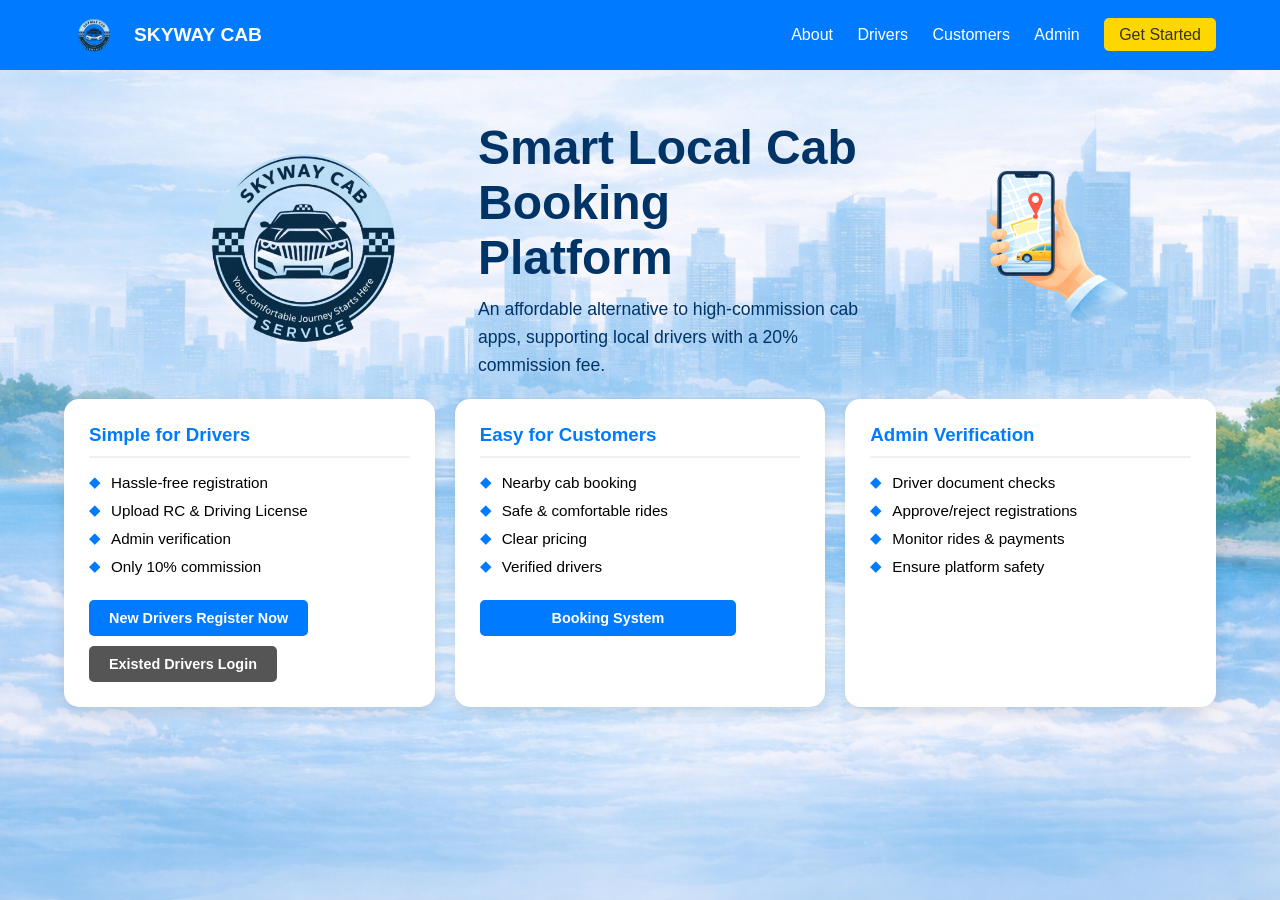
<file: index.html>
<!DOCTYPE html>
<html lang="en">
<head>
  <meta charset="UTF-8">
  <meta name="viewport" content="width=device-width, initial-scale=1.0">
  <title>Skyway Cab Service</title>
  <link rel="stylesheet" href="style.css">
  <style>
    /* Hero Section Styles */
    .hero-section {
      display: flex;
      align-items: center;
      justify-content: space-around;
      padding: 50px 10%;
      color: #003366;
    }

    .hero-content h1 {
      font-size: 3rem;
      margin-bottom: 10px;
    }

    .hero-content p {
      font-size: 1.1rem;
      max-width: 450px;
      line-height: 1.6;
    }

    /* Features Grid */
    .features-container {
      display: grid;
      grid-template-columns: repeat(auto-fit, minmax(300px, 1fr));
      gap: 20px;
      padding: 20px 5%;
      margin-top: -50px; /* Overlap effect */
    }

    .feature-card {
      background: white;
      padding: 25px;
      border-radius: 15px;
      box-shadow: 0 4px 15px rgba(0,0,0,0.1);
    }

    .feature-card h3 {
      color: #007BFF;
      margin-bottom: 15px;
      border-bottom: 2px solid #f0f0f0;
      padding-bottom: 10px;
    }

    .feature-card ul {
      list-style: none;
      padding: 0;
    }

    .feature-card li {
      margin-bottom: 10px;
      display: flex;
      align-items: center;
      font-size: 0.95rem;
    }

    .feature-card li::before {
      content: "◆";
      color: #007BFF;
      margin-right: 10px;
    }

    .action-btn {
      display: inline-block;
      margin-top: 15px;
      padding: 10px 20px;
      background: #007BFF;
      color: white;
      text-decoration: none;
      border-radius: 5px;
      font-weight: bold;
      font-size: 0.9rem;
    }

    /* Navbar Customization */
    nav {
      background: #007BFF;
      padding: 15px 5%;
      display: flex;
      justify-content: space-between;
      align-items: center;
      color: white;
    }

    .nav-links a {
      color: white;
      text-decoration: none;
      margin-left: 20px;
      font-weight: 500;
    }

    .get-started-btn {
      background: #FFD700;
      color: #333 !important;
      padding: 8px 15px;
      border-radius: 5px;
    }
  </style>
</head>
<body>

  <nav>
    <div style="display: flex; align-items: center; gap: 10px;">
      <img src="Logo (2).png" alt="Logo" style="height: 40px;">
      <span style="font-weight: bold; font-size: 1.2rem;">SKYWAY CAB</span>
    </div>
    <div class="nav-links">
      <a href="about.html">About</a>
      <a href="driver-benefits.html">Drivers</a>  
      <a href="customer-benefits.html">Customers</a>
      <a href="admin.html">Admin</a>
      <a href="get-started.html" class="get-started-btn">Get Started</a>
    </div>
  </nav>

  <div class="hero-section">
    <div class="side left">
      <img src="Logo (2).png" alt="Big Logo" style="width: 350px;">
    </div>
    <div class="hero-content">
      <h1>Smart Local Cab<br>Booking Platform</h1>
      <p>An affordable alternative to high-commission cab apps, supporting local drivers with a 20% commission fee.</p>
    </div>
    <div class="side right">
      <img src="hero hand.png" alt="Phone App" style="width: 280px;">
    </div>
  </div>

  <div class="features-container">
    
    <div class="feature-card">
      <h3>Simple for Drivers</h3>
      <ul>
        <li>Hassle-free registration</li>
        <li>Upload RC & Driving License</li>
        <li>Admin verification</li>
        <li>Only 10% commission</li>
      </ul>
      <a href="driver-reg.html" class="action-btn">New Drivers Register Now</a><br>
      <a href="#" class="action-btn" style="background:#555; margin-top:10px;">Existed Drivers Login</a>
    </div>

    <div class="feature-card">
      <h3>Easy for Customers</h3>
      <ul>
        <li>Nearby cab booking</li>
        <li>Safe & comfortable rides</li>
        <li>Clear pricing</li>
        <li>Verified drivers</li>
      </ul>
      <a href="booking.html" class="action-btn" style="width: 80%; text-align: center;">Booking System</a>
      
    </div>

    <div class="feature-card">
      <h3>Admin Verification</h3>
      <ul>
        <li>Driver document checks</li>
        <li>Approve/reject registrations</li>
        <li>Monitor rides & payments</li>
        <li>Ensure platform safety</li>
      </ul>
    </div>

  </div>

</body>
</html>
</file>
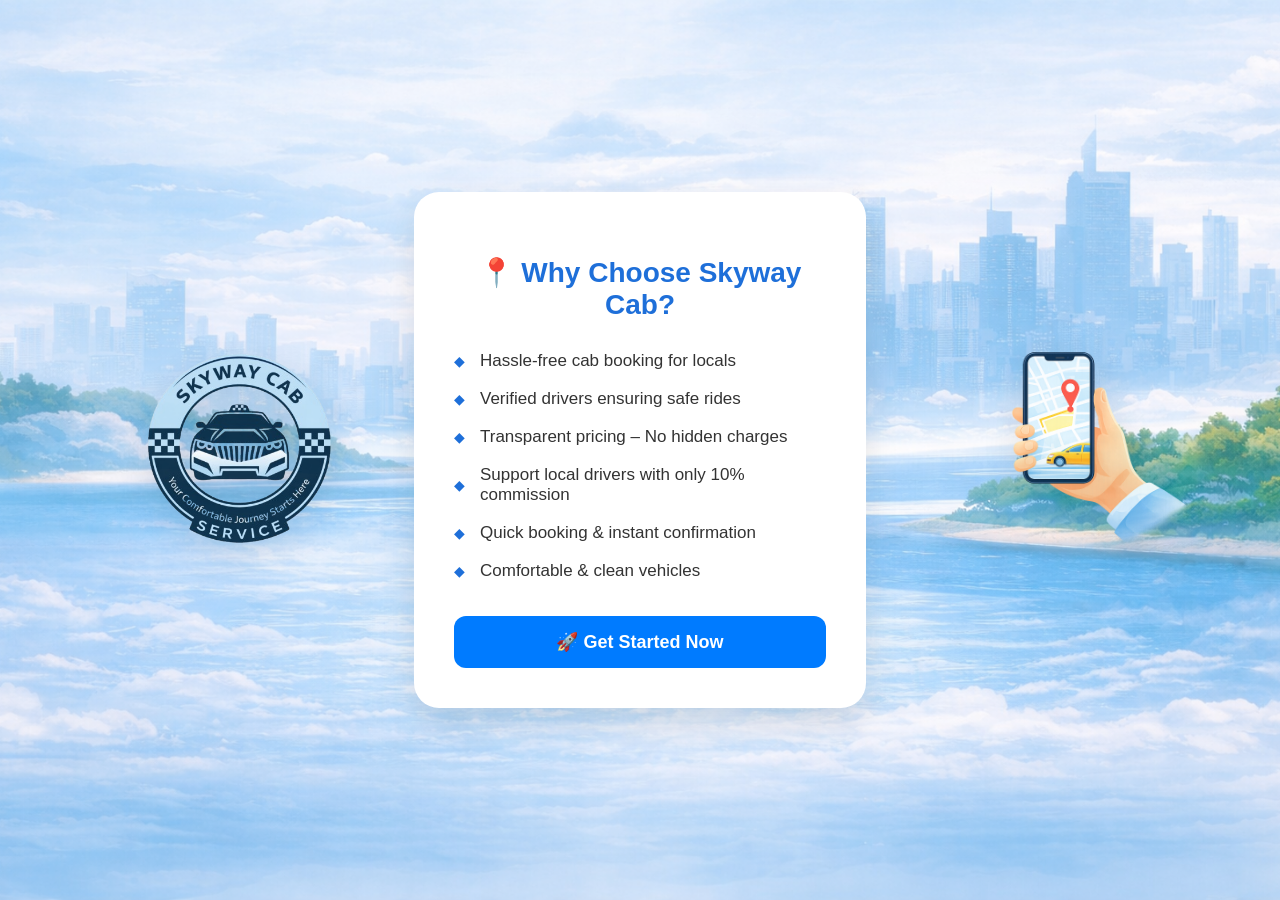
<file: about.html>
<!DOCTYPE html>
<html lang="en">
<head>
  <meta charset="UTF-8">
  <title>About Skyway Cab</title>
  <link rel="stylesheet" href="about.css">
</head>
<body>
    <div class="start-wrapper">

        <div class="side left">
            <img src="Logo (2).png" alt="Skyway Logo">
        </div>

        <div class="about-card">
            <h2>📍 Why Choose Skyway Cab?</h2>

            <ul>
                <li><span>◆</span> Hassle-free cab booking for locals</li>
                <li><span>◆</span> Verified drivers ensuring safe rides</li>
                <li><span>◆</span> Transparent pricing – No hidden charges</li>
                <li><span>◆</span> Support local drivers with only 10% commission</li>
                <li><span>◆</span> Quick booking & instant confirmation</li>
                <li><span>◆</span> Comfortable & clean vehicles</li>
            </ul>

            <button onclick="window.location.href='get-started.html'">
                🚀 Get Started Now
            </button>
        </div>

        <div class="side right">
            <img src="hero hand.png" alt="App Preview">
        </div>

    </div>
</body>
</html>
</file>
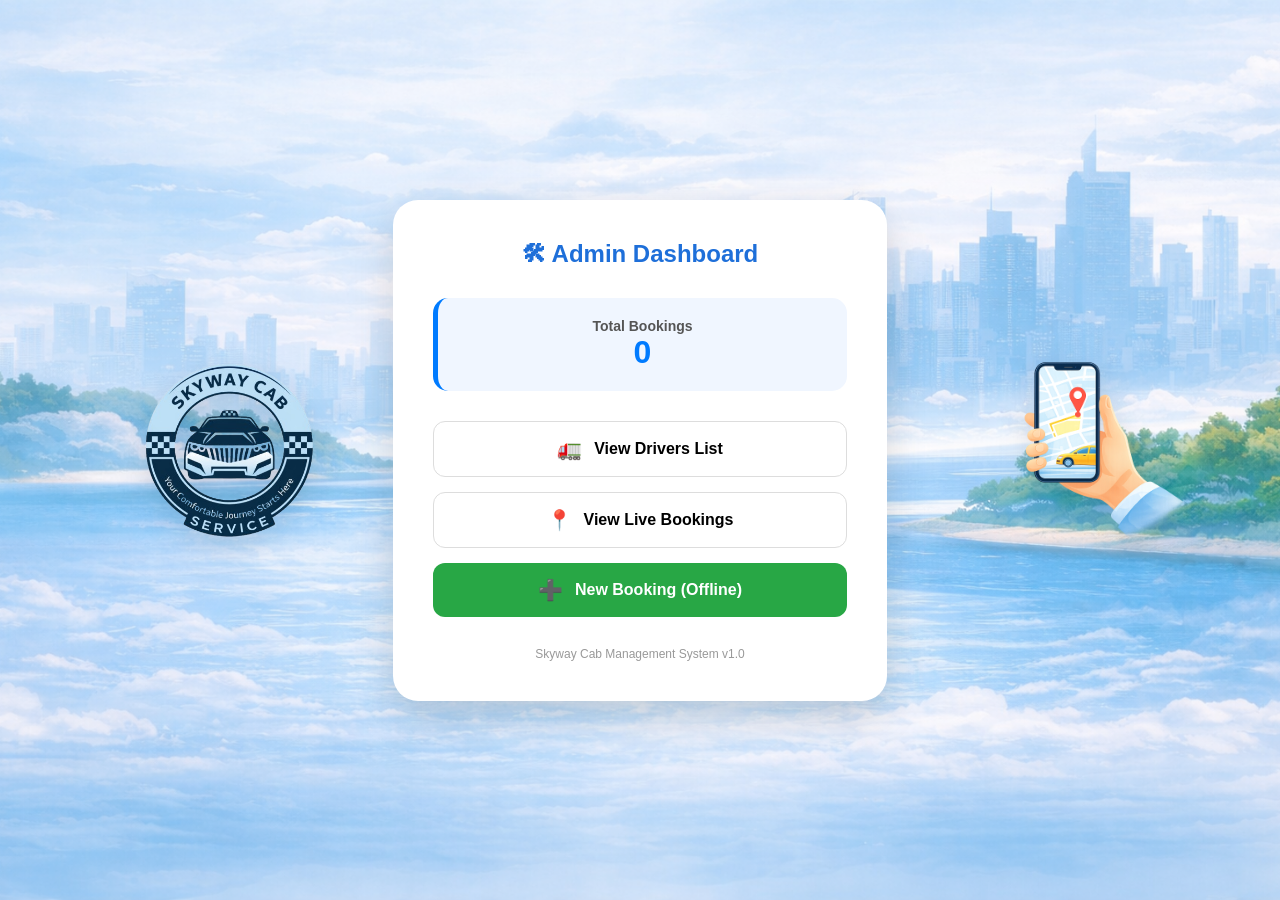
<file: admin.html>
<!DOCTYPE html>
<html lang="en">
<head>
    <meta charset="UTF-8">
    <meta name="viewport" content="width=device-width, initial-scale=1.0">
    <title>Admin Dashboard - Skyway Cab</title>
    <link rel="stylesheet" href="admin.css">
</head>
<body>
    <div class="page-container">
        
        <div class="side-panel">
            <img src="Logo (2).png" alt="Skyway Logo" class="side-logo">
        </div>

        <div class="main-content">
            <div class="admin-card">
                <h2>🛠 Admin Dashboard</h2>
                
                <div class="stats-container">
                    <div class="stat-item">
                        <span class="stat-label">Total Bookings</span>
                        <span class="stat-value" id="totalBookings">0</span>
                    </div>
                </div>

                <div class="action-list">
                    <button class="dash-btn" onclick="location.href='drivers-list.html'">
                        <span>🚛</span> View Drivers List
                    </button>
                    
                    <button class="dash-btn" onclick="location.href='live-bookings.html'">
                        <span>📍</span> View Live Bookings
                    </button>
                    
                    <button class="dash-btn offline-btn" onclick="location.href='booking.html'">
                        <span>➕</span> New Booking (Offline)
                    </button>
                </div>

                <p class="footer-text">Skyway Cab Management System v1.0</p>
            </div>
        </div>

        <div class="side-panel">
            <img src="hero hand.png" alt="App Preview" class="side-logo">
        </div>

    </div>

    <script>
        // Real-time update logic
        window.onload = () => {
            // Local storage key 'skyway_bookings' use panrom
            let bookings = JSON.parse(localStorage.getItem('skyway_bookings')) || [];
            document.getElementById('totalBookings').innerText = bookings.length;
        }
    </script>
</body>
</html>
</file>
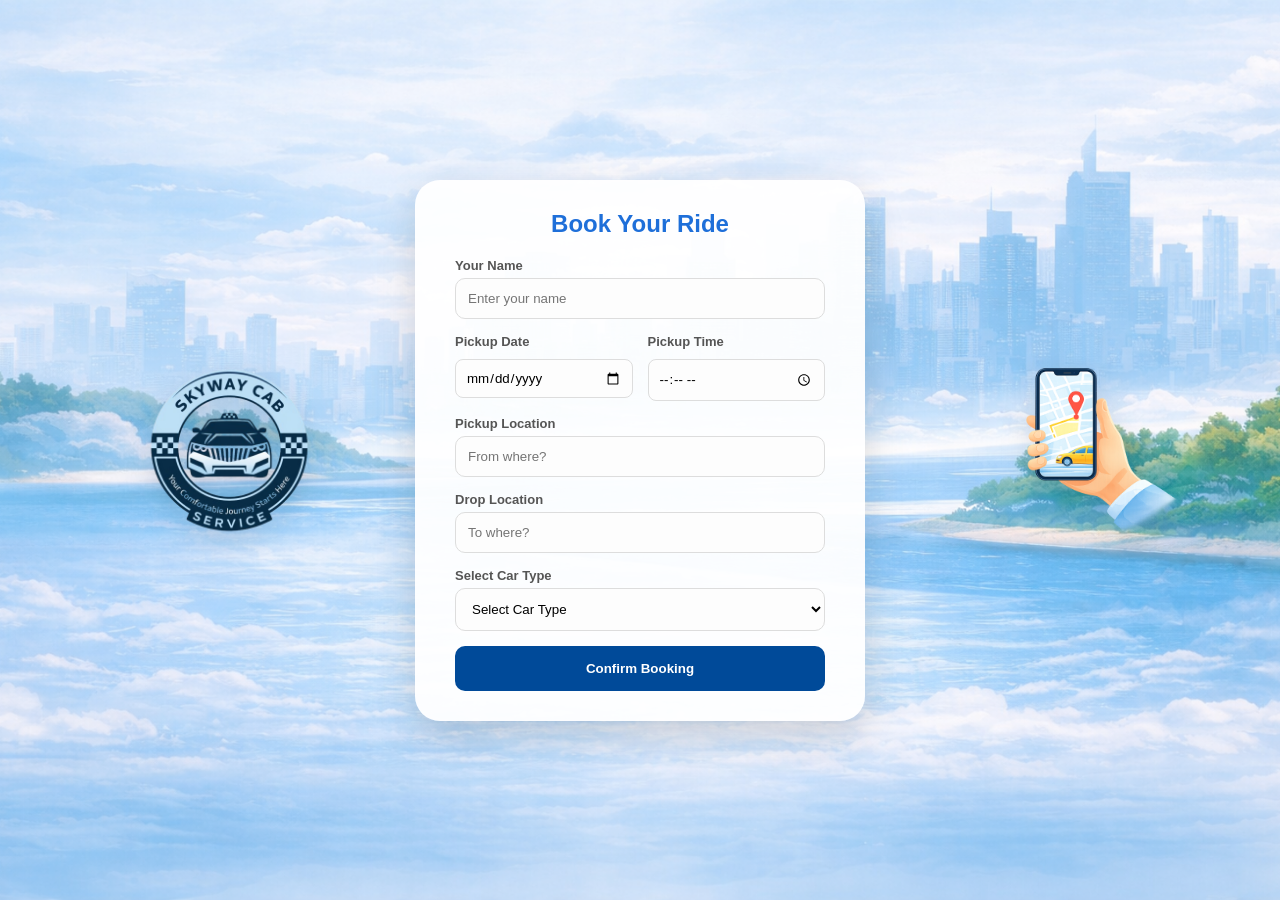
<file: booking.html>
<!DOCTYPE html>
<html lang="en">
<head>
    <meta charset="UTF-8">
    <meta name="viewport" content="width=device-width, initial-scale=1.0">
    <title>Book Your Ride - Skyway Cab</title>
    <link rel="stylesheet" href="booking.css">
</head>
<body>

    <div id="globalModal" class="global-modal-overlay">
        <div class="glass-modal">
            <div class="modal-emoji">🚖</div>
            <h3 id="modalTitle">Booking Confirmed!</h3>
            <p id="modalMessage">Searching for nearby drivers...</p>
            <button onclick="closeGlobalModal()" class="glass-btn">OK</button>
        </div>
    </div>

    <div class="page-wrapper">
        <div class="side-panel">
            <img src="Logo (2).png" alt="Skyway Logo" class="side-logo">
        </div>

        <div class="card-container">
            <div class="booking-card">
                <h2>Book Your Ride</h2>
                <form id="bookingForm">
                    <div class="input-group">
                        <label>Your Name</label>
                        <input type="text" id="custName" placeholder="Enter your name" required>
                    </div>

                    <div class="input-group-row">
                        <div class="input-group">
                            <label>Pickup Date</label>
                            <input type="date" id="pickupDate" required>
                        </div>
                        <div class="input-group">
                            <label>Pickup Time</label>
                            <input type="time" id="pickupTime" required>
                        </div>
                    </div>

                    <div class="input-group">
                        <label>Pickup Location</label>
                        <input type="text" id="pickupLoc" placeholder="From where?" required>
                    </div>

                    <div class="input-group">
                        <label>Drop Location</label>
                        <input type="text" id="dropLoc" placeholder="To where?" required>
                    </div>

                    <div class="input-group">
                        <label>Select Car Type</label>
                        <select id="carType" required>
                            <option value="" disabled selected>Select Car Type</option>
                            <option value="Mini">Mini (4 Seater)</option>
                            <option value="Sedan">Sedan (Premium)</option>
                            <option value="SUV">SUV (6 Seater)</option>
                        </select>
                    </div>

                    <button type="submit" class="confirm-btn">Confirm Booking</button>
                </form>
            </div>
        </div>

        <div class="side-panel">
            <img src="hero hand.png" alt="App Preview" class="side-logo">
        </div>
    </div>

    <script>
        const gModal = document.getElementById('globalModal');
        
        // Set today's date as minimum
        const dateInput = document.getElementById('pickupDate');
        const today = new Date().toISOString().split('T')[0];
        dateInput.setAttribute('min', today);

        document.getElementById('bookingForm').onsubmit = function(e) {
            e.preventDefault();
            
            const rawDate = document.getElementById('pickupDate').value;
            // Formatting date to DD-MM-YYYY
            const formattedDate = rawDate.split('-').reverse().join('-');

            const newBooking = {
                name: document.getElementById('custName').value,
                from: document.getElementById('pickupLoc').value,
                to: document.getElementById('dropLoc').value,
                car: document.getElementById('carType').value,
                date: formattedDate,
                time: document.getElementById('pickupTime').value,
                status: "Need" 
            };

            // Saving data
            let bookings = JSON.parse(localStorage.getItem('skyway_bookings')) || [];
            bookings.push(newBooking);
            localStorage.setItem('skyway_bookings', JSON.stringify(bookings));

            gModal.style.display = "flex";
        };

        function closeGlobalModal() {
            gModal.style.display = "none";
            // Check file path
            window.location.href = "search-drivers.html"; 
        }
    </script>

    <style>
        /* Row styling for Date and Time side-by-side */
        .input-group-row {
            display: flex;
            gap: 15px;
            width: 100%;
        }
        .input-group-row .input-group {
            flex: 1;
        }
        /* UI matching */
        input[type="date"], input[type="time"] {
            width: 100%;
            padding: 10px;
            border: 1px solid #ddd;
            border-radius: 8px;
            margin-top: 5px;
        }
    </style>
</body>
</html>
</file>
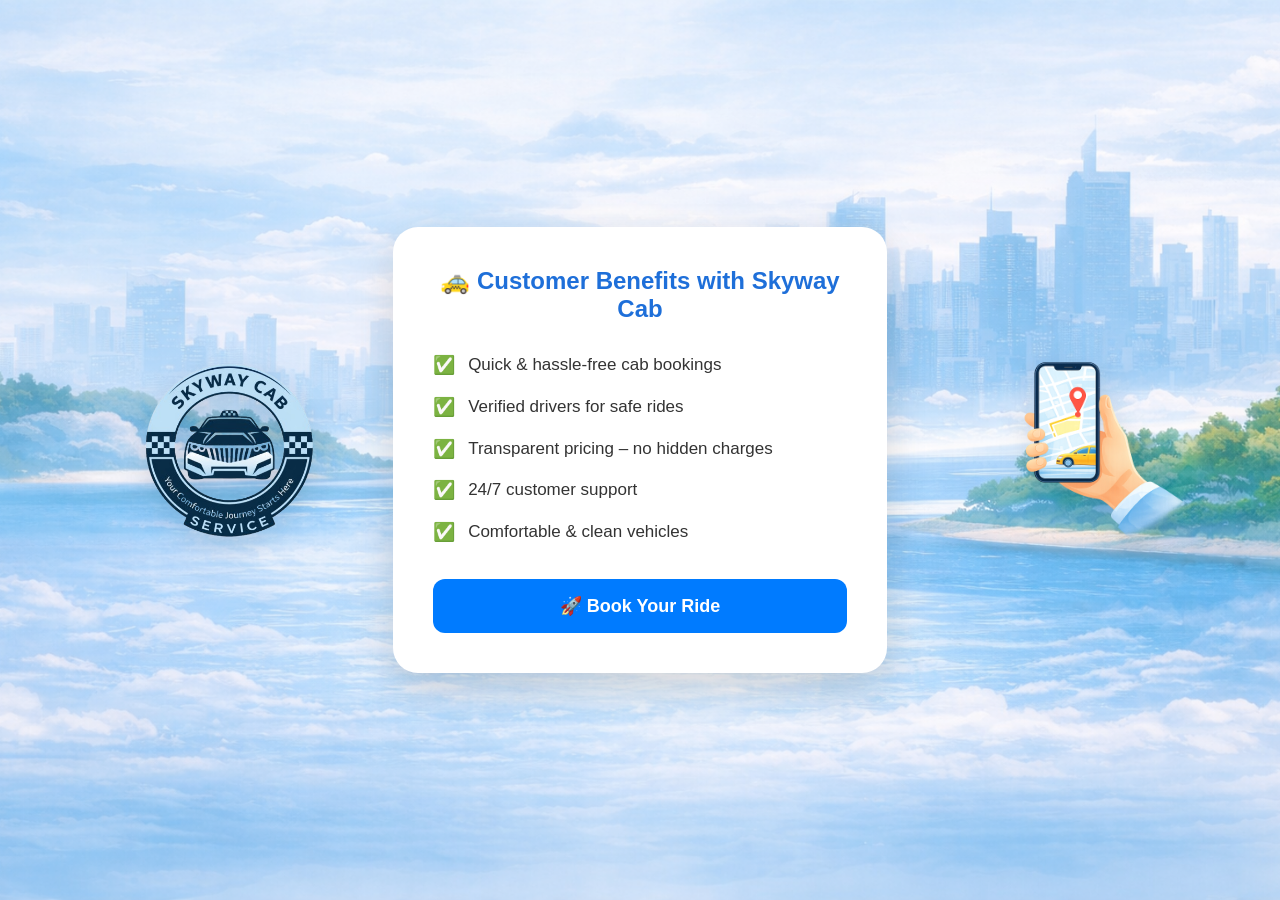
<file: customer-benefits.html>
<!DOCTYPE html>
<html lang="en">
<head>
    <meta charset="UTF-8">
    <meta name="viewport" content="width=device-width, initial-scale=1.0">
    <title>Customer Benefits - Skyway Cab</title>
    <link rel="stylesheet" href="customer-benefits.css">
</head>
<body>
    <div class="page-container">
        
        <div class="side-panel">
            <img src="Logo (2).png" alt="Skyway Logo" class="side-logo">
        </div>

        <div class="main-content">
            <div class="benefit-card">
                <h2>🚕 Customer Benefits with Skyway Cab</h2>
                
                <ul class="benefit-list">
                    <li>Quick & hassle-free cab bookings</li>
                    <li>Verified drivers for safe rides</li>
                    <li>Transparent pricing – no hidden charges</li>
                    <li>24/7 customer support</li>
                    <li>Comfortable & clean vehicles</li>
                </ul>

                <button class="book-btn" onclick="location.href='booking.html'">🚀 Book Your Ride</button>
            </div>
        </div>

        <div class="side-panel">
            <img src="hero hand.png" alt="App Preview" class="side-logo">
        </div>

    </div>
</body>
</html>
</file>
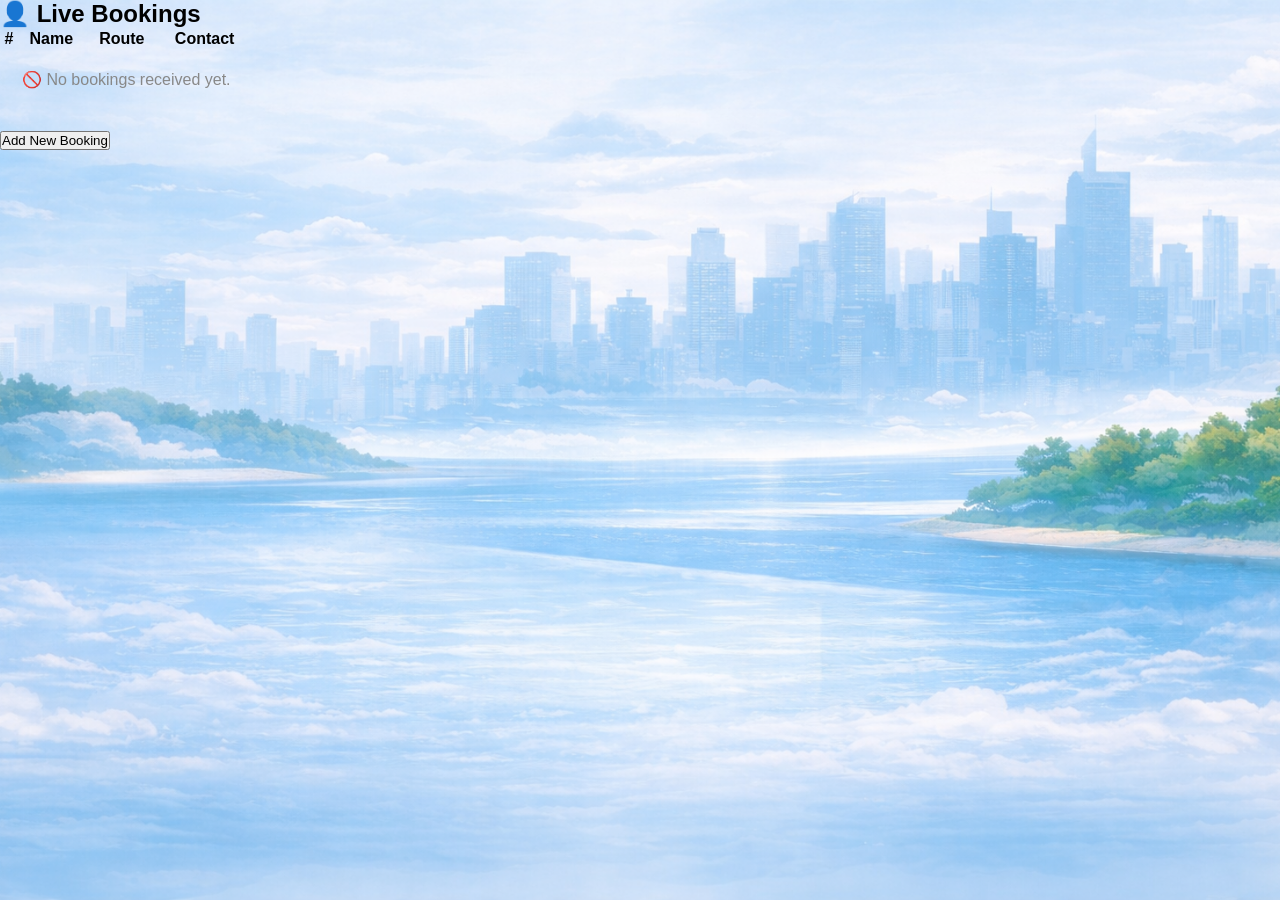
<file: customers-list.html>
<!DOCTYPE html>
<html>
<head>
    <title>Customer List - Skyway</title>
    <link rel="stylesheet" href="style.css">
</head>
<body>
    <div class="glass-card" style="max-width: 800px;">
        <h2>👤 Live Bookings</h2>
        <table id="customer-table">
            <thead>
                <tr>
                    <th>#</th>
                    <th>Name</th>
                    <th>Route</th>
                    <th>Contact</th>
                </tr>
            </thead>
            <tbody></tbody>
        </table>
        <button onclick="window.location.href='booking.html'" style="margin-top:20px;">Add New Booking</button>
    </div>
    <script src="script.js"></script>
</body>
</html>
</file>
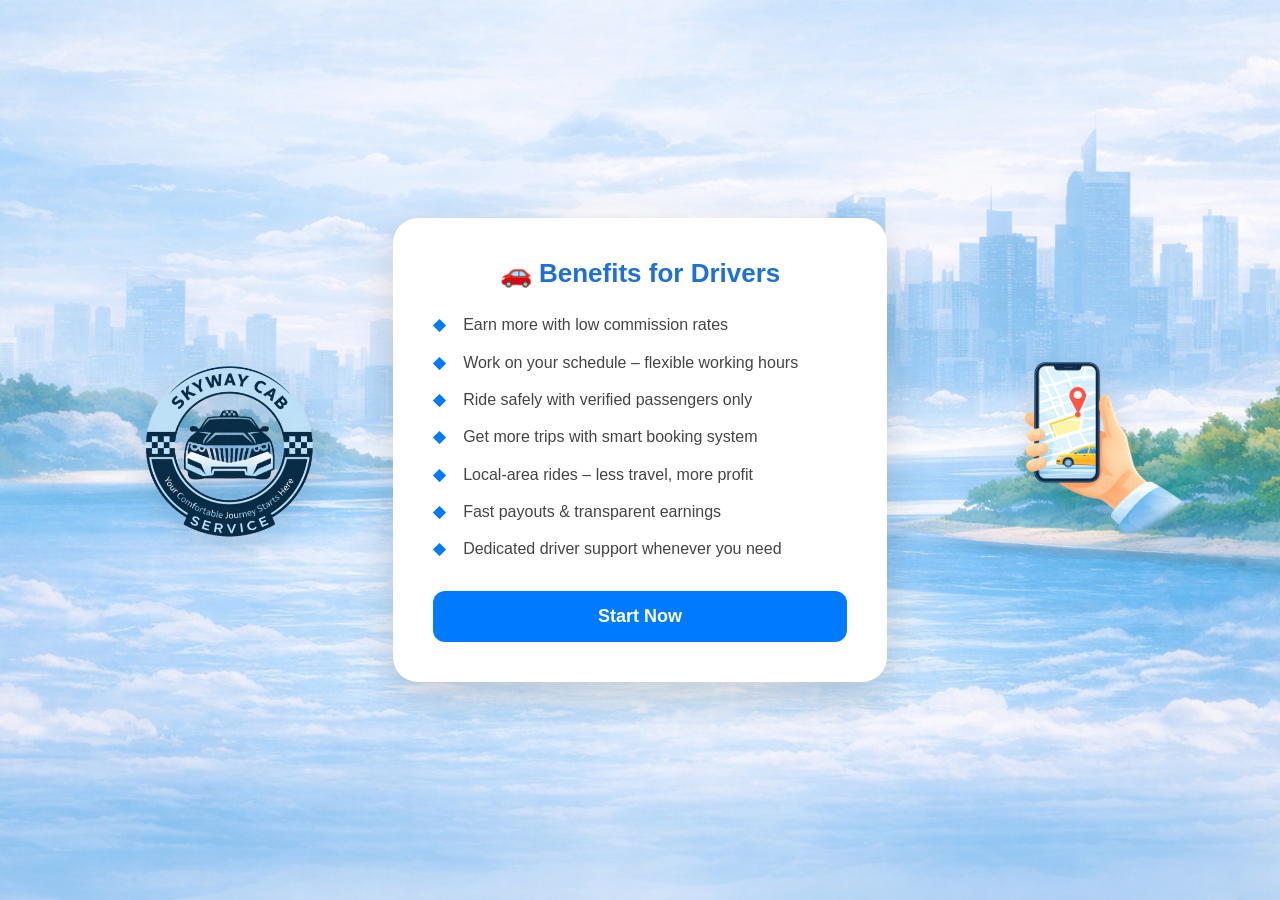
<file: driver-benefits.html>
<!DOCTYPE html>
<html lang="en">
<head>
    <meta charset="UTF-8">
    <meta name="viewport" content="width=device-width, initial-scale=1.0">
    <title>Driver Benefits - Skyway Cab</title>
    <link rel="stylesheet" href="driver-benefits.css">
</head>
<body>
    <div class="page-container">
        
        <div class="side-panel">
            <img src="Logo (2).png" alt="Skyway Logo" class="side-logo">
        </div>

        <div class="main-content">
            <div class="benefit-card">
                <h2>🚗 Benefits for Drivers</h2>
                
                <ul class="benefit-list">
                    <li>Earn more with low commission rates</li>
                    <li>Work on your schedule – flexible working hours</li>
                    <li>Ride safely with verified passengers only</li>
                    <li>Get more trips with smart booking system</li>
                    <li>Local-area rides – less travel, more profit</li>
                    <li>Fast payouts & transparent earnings</li>
                    <li>Dedicated driver support whenever you need</li>
                </ul>

                <button class="start-btn" onclick="location.href='get-started.html'">Start Now</button>
            </div>
        </div>

        <div class="side-panel">
            <img src="hero hand.png" alt="App Preview" class="side-logo">
        </div>

    </div>
</body>
</html>
</file>
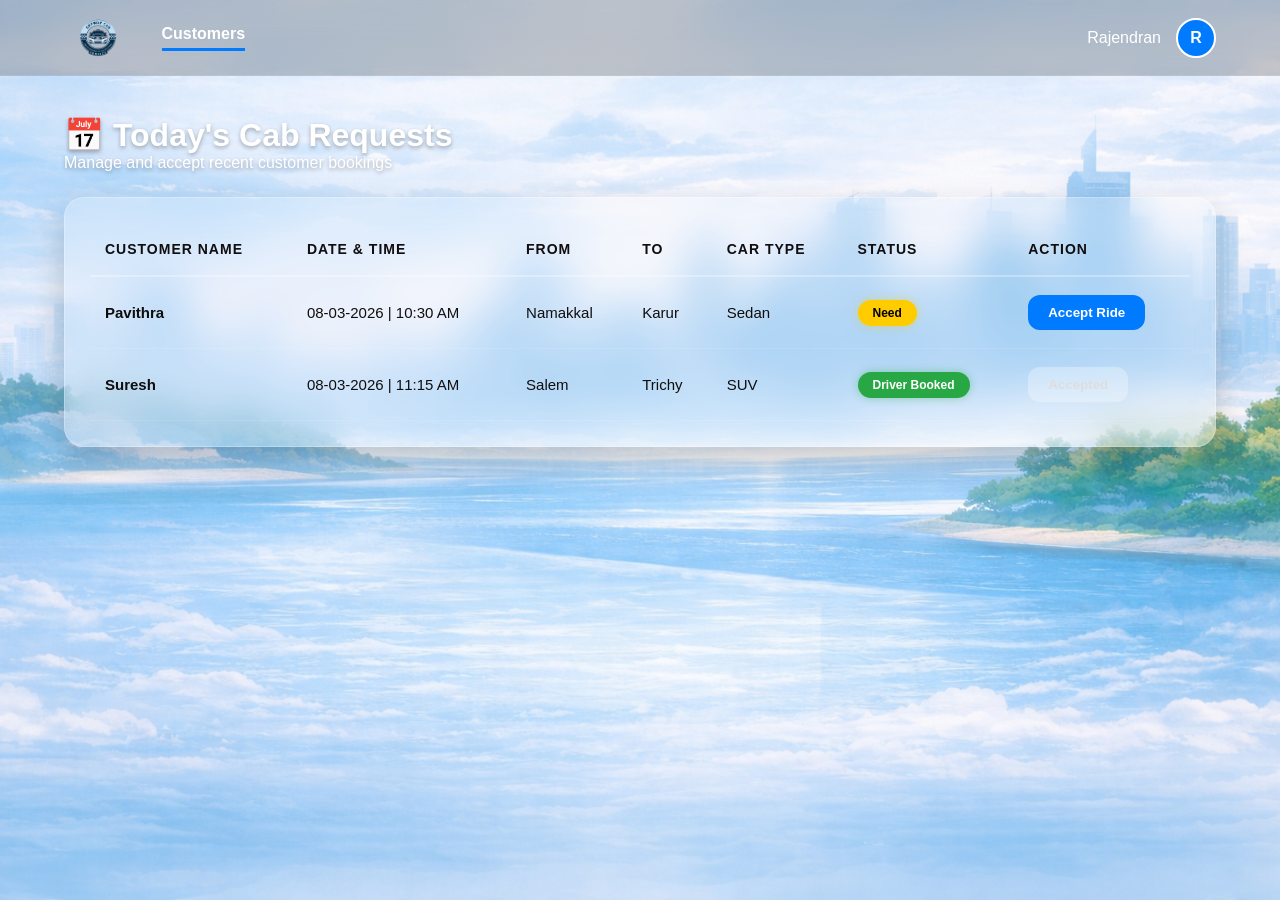
<file: driver-dashboard.html>
<!DOCTYPE html>
<html lang="en">
<head>
    <meta charset="UTF-8">
    <meta name="viewport" content="width=device-width, initial-scale=1.0">
    <title>Driver Dashboard - Skyway</title>
    <link rel="stylesheet" href="driver-dashboard.css">
</head>
<body>

    <nav class="navbar">
        <div class="nav-left">
            <img src="Logo (2).png" alt="Skyway Logo" class="nav-logo">
            <a href="#" class="nav-link">Customers</a>
        </div>
        <div class="nav-right">
            <span class="driver-name">Rajendran</span>
            <div class="avatar">R</div>
        </div>
    </nav>

    <div class="dashboard-container">
        <div class="header-section">
            <h1>📅 Today's Cab Requests</h1>
            <p>Manage and accept recent customer bookings</p>
        </div>

        <div class="table-container">
            <table class="booking-table">
                <thead>
                    <tr>
                        <th>Customer Name</th>
                        <th>Date & Time</th>
                        <th>From</th>
                        <th>To</th>
                        <th>Car Type</th>
                        <th>Status</th>
                        <th>Action</th>
                    </tr>
                </thead>
                <tbody id="bookingList">
                    <tr>
                        <td class="cust-name">Pavithra</td> <td>08-03-2026 | 10:30 AM</td>
                        <td>Namakkal</td>
                        <td>Karur</td>
                        <td>Sedan</td>
                        <td><span class="status-badge need">Need</span></td>
                        <td><button class="accept-btn" onclick="acceptBooking(this)">Accept Ride</button></td>
                    </tr>
                    <tr>
                        <td class="cust-name">Suresh</td>
                        <td>08-03-2026 | 11:15 AM</td>
                        <td>Salem</td>
                        <td>Trichy</td>
                        <td>SUV</td>
                        <td><span class="status-badge booked">Driver Booked</span></td>
                        <td><button class="accept-btn disabled" disabled>Accepted</button></td>
                    </tr>
                </tbody>
            </table>
        </div>
    </div>

    <script>
        function acceptBooking(btn) {
            const row = btn.closest('tr');
            const statusCell = row.querySelector('.status-badge');
            statusCell.innerText = "Driver Booked";
            statusCell.classList.remove('need');
            statusCell.classList.add('booked');
            btn.innerText = "Accepted";
            btn.classList.add('disabled');
            btn.disabled = true;
        }
    </script>
</body>
</html>
</file>
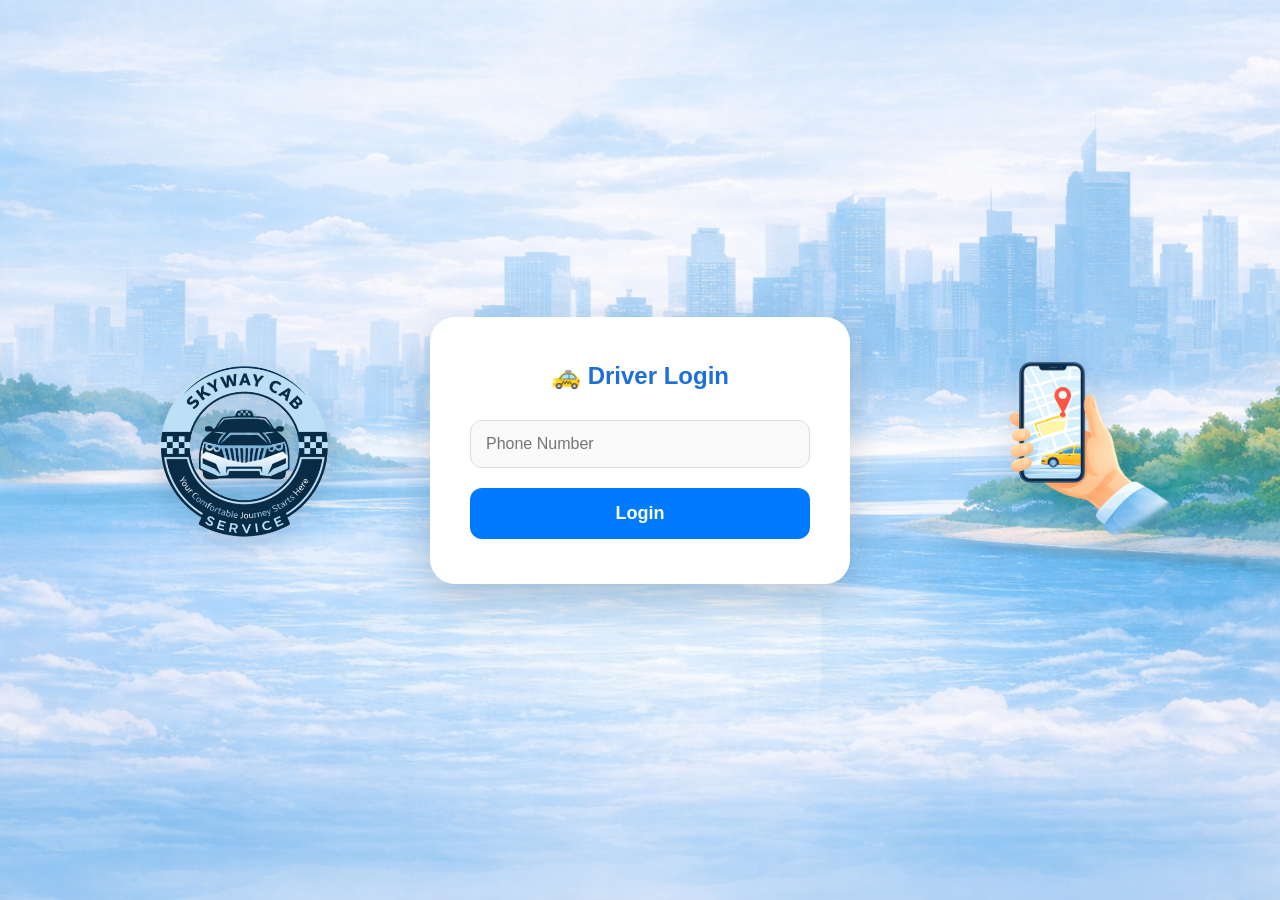
<file: driver-login.html>
<!DOCTYPE html>
<html lang="en">
<head>
    <meta charset="UTF-8">
    <meta name="viewport" content="width=device-width, initial-scale=1.0">
    <title>Driver Login - Skyway Cab</title>
    <link rel="stylesheet" href="driver-login.css">
</head>
<body>
    <div class="page-wrapper">
        <div class="side-area">
            <img src="Logo (2).png" alt="Skyway Logo" class="side-img">
        </div>

        <div class="card-container">
            <div class="login-card">
                <h2>🚕 Driver Login</h2>
                <form id="driverLoginForm">
                    <div class="input-field">
                        <input type="number" id="loginPhone" placeholder="Phone Number" required>
                    </div>
                    <button type="submit" class="login-btn">Login</button>
                </form>
            </div>
        </div>

        <div class="side-area">
            <img src="hero hand.png" alt="App Preview" class="side-img">
        </div>
    </div>

    <div id="globalModal" class="global-modal-overlay">
        <div class="glass-modal">
            <div id="modalEmoji" style="font-size: 60px; margin-bottom: 10px;">✨</div>
            <h3 id="modalTitle">Success!</h3>
            <p id="modalMessage">Your action was completed successfully.</p>
            <button id="modalBtn" onclick="closeGlobalModal()" class="glass-btn">Great!</button>
        </div>
    </div>

    <script>
        const modal = document.getElementById('globalModal');
        let redirectUrl = "";

        document.getElementById('driverLoginForm').addEventListener('submit', (e) => {
            e.preventDefault();
            const phone = document.getElementById('loginPhone').value;
            let drivers = JSON.parse(localStorage.getItem('skyway_drivers')) || [];
            let found = drivers.find(d => d.phone === phone);

            modal.style.display = "flex"; // Show Modal

            if(found) {
                document.getElementById('modalEmoji').innerText = "✅";
                document.getElementById('modalTitle').innerText = "Welcome Back!";
                document.getElementById('modalMessage').innerText = "Hello " + found.name + ", logging you in...";
                redirectUrl = "driver-dashboard.html";
            } else {
                document.getElementById('modalEmoji').innerText = "❌";
                document.getElementById('modalTitle').innerText = "Login Failed";
                document.getElementById('modalMessage').innerText = "Driver not found. Please register first.";
                redirectUrl = ""; // No redirect if failed
            }
        });

        function closeGlobalModal() {
            modal.style.display = "none";
            if(redirectUrl) {
                window.location.href = redirectUrl;
            }
        }
    </script>
</body>
</html>
</file>
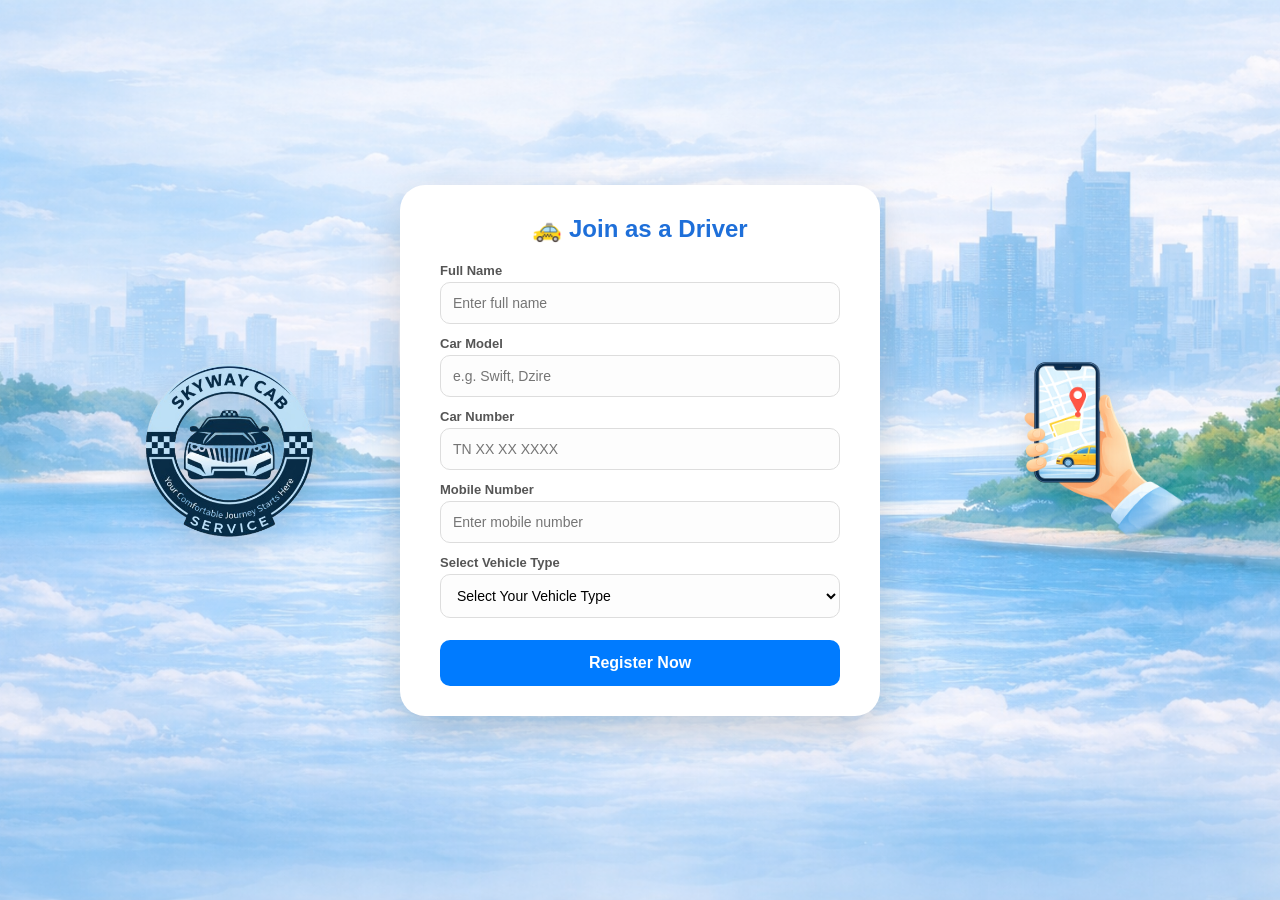
<file: driver-reg.html>
<!DOCTYPE html>
<html lang="en">
<head>
    <meta charset="UTF-8">
    <meta name="viewport" content="width=device-width, initial-scale=1.0">
    <title>Join as a Driver - Skyway</title>
    <link rel="stylesheet" href="driver-reg.css">
</head>
<body>

    <div id="globalModal" class="global-modal-overlay">
        <div class="glass-modal">
            <div class="modal-emoji">✨</div>
            <h3 id="modalTitle">Success!</h3>
            <p id="modalMessage">Your action was completed successfully.</p>
            <button onclick="closeGlobalModal()" class="glass-btn">Great!</button>
        </div>
    </div>

    <div class="page-wrapper">
        <div class="side-panel">
            <img src="Logo (2).png" alt="Skyway Logo" class="side-img">
        </div>

        <div class="card-container">
            <div class="reg-card">
                <h2>🚕 Join as a Driver</h2>
                
                <form id="driverRegForm">
                    <div class="input-group">
                        <label>Full Name</label>
                        <input type="text" id="driverName" placeholder="Enter full name" required>
                    </div>

                    <div class="input-group">
                        <label>Car Model</label>
                        <input type="text" id="carModel" placeholder="e.g. Swift, Dzire" required>
                    </div>

                    <div class="input-group">
                        <label>Car Number</label>
                        <input type="text" id="carNumber" placeholder="TN XX XX XXXX" required>
                    </div>

                    <div class="input-group">
                        <label>Mobile Number</label>
                        <input type="number" id="driverPhone" placeholder="Enter mobile number" required>
                    </div>

                    <div class="input-group">
                        <label>Select Vehicle Type</label>
                        <select id="vehicleType" required>
                            <option value="" disabled selected>Select Your Vehicle Type</option>
                            <option value="Mini">Mini (4 Seater)</option>
                            <option value="Sedan">Sedan (Premium)</option>
                            <option value="SUV">SUV (6 Seater)</option>
                        </select>
                    </div>

                    <button type="submit" class="register-btn">Register Now</button>
                </form>
            </div>
        </div>

        <div class="side-panel">
            <img src="hero hand.png" alt="App Preview" class="side-img">
        </div>
    </div>

    <script>
        const gModal = document.getElementById('globalModal');
        const gTitle = document.getElementById('modalTitle');
        const gMsg = document.getElementById('modalMessage');
        let redirectPath = "";

        // Function to trigger center glass modal
        function showModal(title, message, url = null) {
            gTitle.innerText = title;
            gMsg.innerText = message;
            redirectPath = url;
            gModal.style.display = "flex"; 
        }

        function closeGlobalModal() {
            gModal.style.display = "none";
            if (redirectPath) {
                window.location.href = redirectPath;
            }
        }

        document.getElementById('driverRegForm').onsubmit = function(e) {
            e.preventDefault();
            
            const driverData = {
                name: document.getElementById('driverName').value,
                phone: document.getElementById('driverPhone').value,
                vehicle: document.getElementById('carNumber').value,
                model: document.getElementById('carModel').value,
                type: document.getElementById('vehicleType').value,
                status: "Active"
            };
            
            let drivers = JSON.parse(localStorage.getItem('skyway_drivers')) || [];
            drivers.push(driverData);
            localStorage.setItem('skyway_drivers', JSON.stringify(drivers));

            // Showing the centered glass modal
            showModal("Registration Successful!", "Welcome to Skyway Cab Service. Your profile is now active.", "admin.html");
        };
    </script>
</body>
</html>
</file>
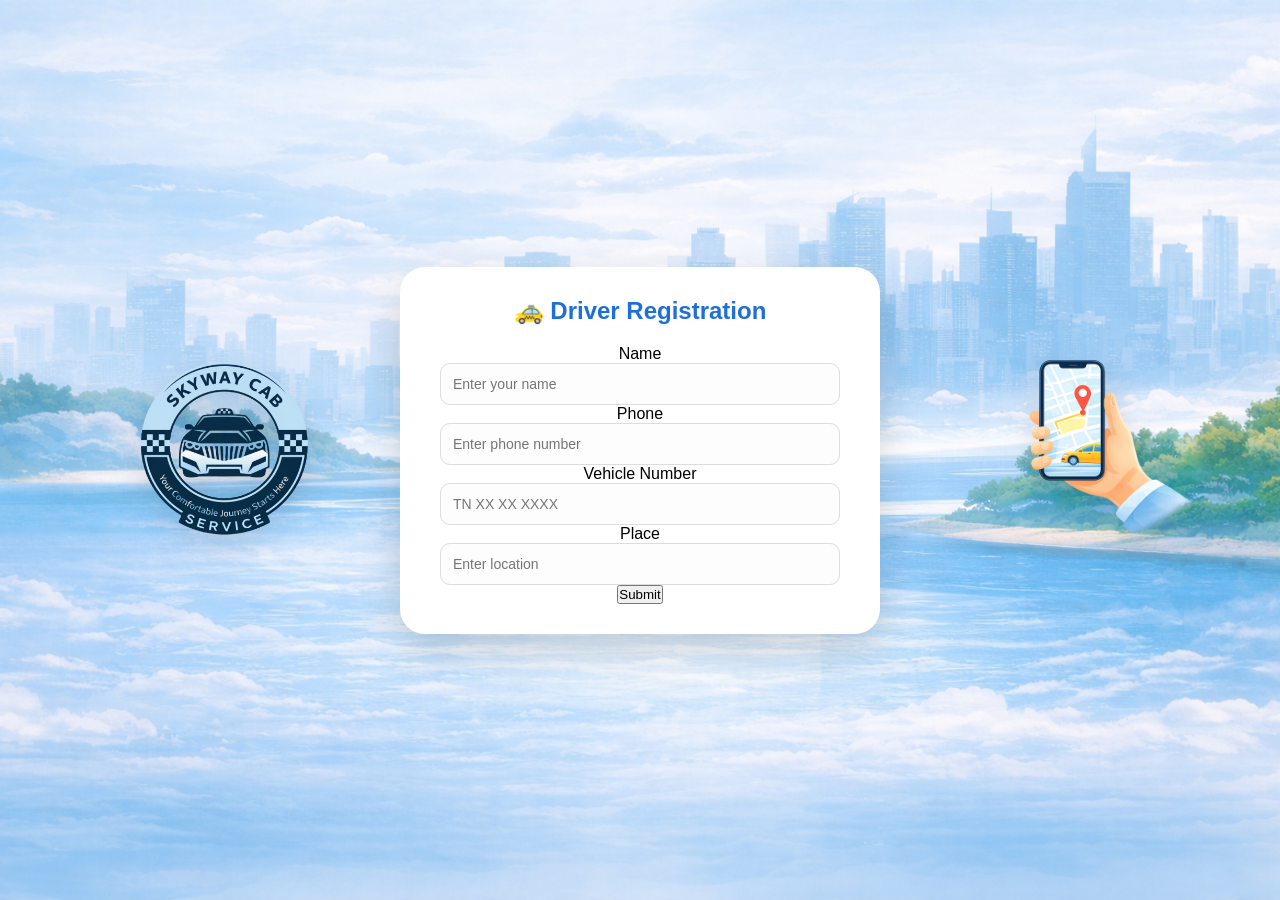
<file: driver-register.html>
<!DOCTYPE html>
<html lang="en">
<head>
    <meta charset="UTF-8">
    <meta name="viewport" content="width=device-width, initial-scale=1.0">
    <title>Driver Registration - Skyway Cab</title>
    <link rel="stylesheet" href="driver-reg.css">
</head>
<body>
    <div class="page-wrapper">
        
        <div class="side-area">
            <img src="Logo (2).png" alt="Skyway Logo" class="side-img">
        </div>

        <div class="card-container">
            <div class="reg-card">
                <h2>🚕 Driver Registration</h2>
                
                <form id="driverRegForm">
                    <div class="input-field">
                        <label>Name</label>
                        <input type="text" id="driverName" placeholder="Enter your name" required>
                    </div>

                    <div class="input-field">
                        <label>Phone</label>
                        <input type="number" id="driverPhone" placeholder="Enter phone number" required>
                    </div>

                    <div class="input-field">
                        <label>Vehicle Number</label>
                        <input type="text" id="carNumber" placeholder="TN XX XX XXXX" required>
                    </div>

                    <div class="input-field">
                        <label>Place</label>
                        <input type="text" id="driverPlace" placeholder="Enter location" required>
                    </div>

                    <button type="submit" class="submit-btn">Submit</button>
                </form>
            </div>
        </div>

        <div class="side-area">
            <img src="hero hand.png" alt="App Preview" class="side-img">
        </div>

    </div>
    <div id="globalModal" class="global-modal-overlay">
    <div class="glass-modal">
        <div style="font-size: 60px; margin-bottom: 10px;">✨</div>
        <h3 id="modalTitle">Success!</h3>
        <p id="modalMessage">Your action was completed successfully.</p>
        <button onclick="closeGlobalModal()" class="glass-btn">Great!</button>
    </div>
</div>

    <script>
        document.getElementById('driverRegForm').addEventListener('submit', (e) => {
            e.preventDefault();

            // 1. Form values-ah edukkurom
            const name = document.getElementById('driverName').value;
            const phone = document.getElementById('driverPhone').value;
            const vehicle = document.getElementById('carNumber').value;
            const place = document.getElementById('driverPlace').value;

            // 2. Data object create pannuroom
            const newDriver = {
                name: name,
                phone: phone,
                vehicle: vehicle,
                place: place,
                status: "Active" // Default status
            };

            // 3. Existing drivers list-ah localStorage-la irundhu edukkurom
            let driversList = JSON.parse(localStorage.getItem('skyway_drivers')) || [];

            // 4. Pudhu driver-ah list-la sethu thirumba save pannuroom
            driversList.push(newDriver);
            localStorage.setItem('skyway_drivers', JSON.stringify(driversList));

            // 5. Success message & Redirect
            alert("Registration Successful!");
            window.location.href = "index.html";
        });
    </script>
</body>
</html>
</file>
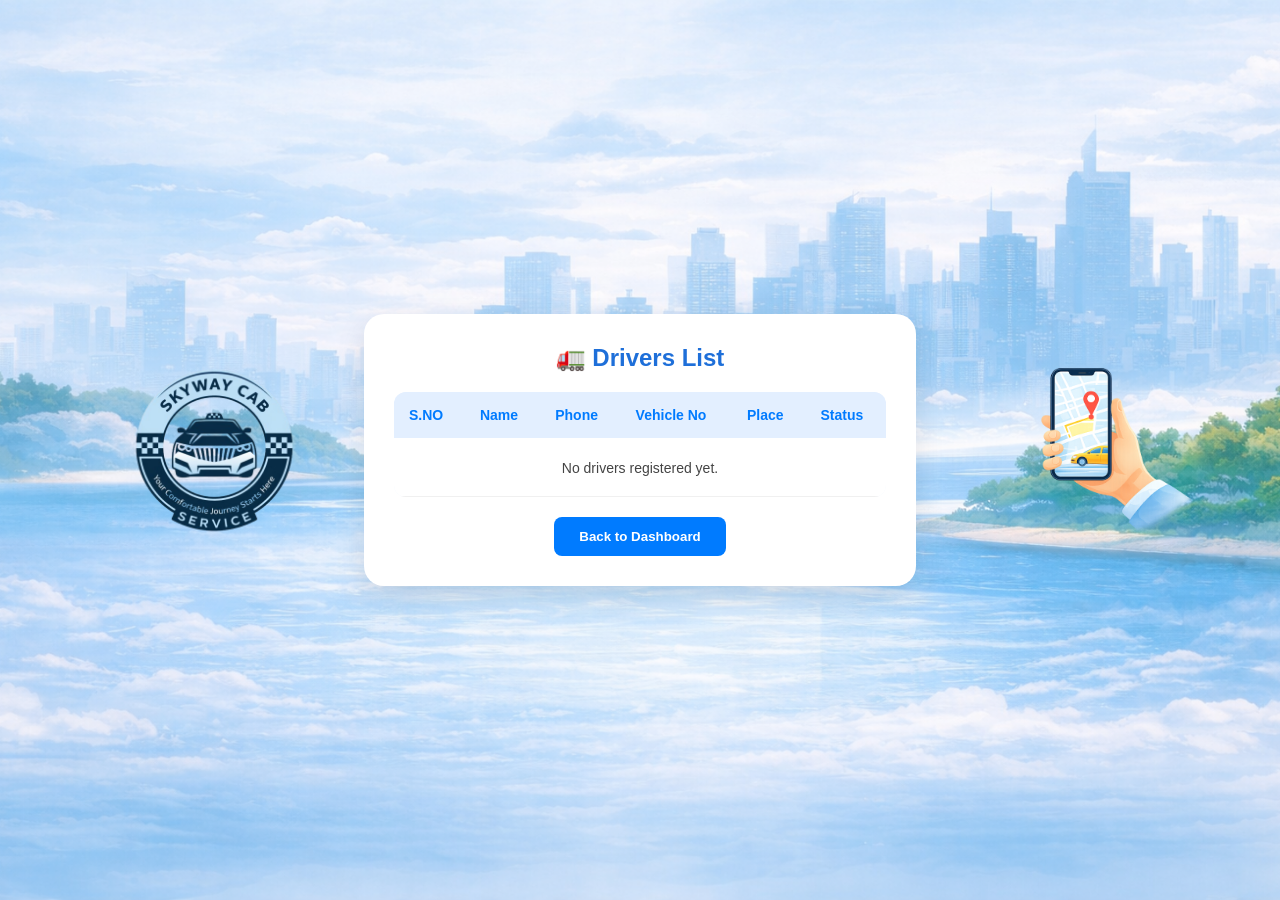
<file: drivers-list.html>
<!DOCTYPE html>
<html lang="en">
<head>
    <meta charset="UTF-8">
    <meta name="viewport" content="width=device-width, initial-scale=1.0">
    <title>Drivers List - Skyway</title>
    <link rel="stylesheet" href="drivers-list.css">
</head>
<body>
    <div class="page-wrapper">
        
        <div class="side-panel">
            <img src="Logo (2).png" alt="Skyway Logo" class="side-img">
        </div>

        <div class="card-container">
            <div class="list-card">
                <h2>🚛 Drivers List</h2>
                
                <div class="table-container">
                    <table id="driversTable">
                        <thead>
                            <tr>
                                <th>S.NO</th>
                                <th>Name</th>
                                <th>Phone</th>
                                <th>Vehicle No</th>
                                <th>Place</th>
                                <th>Status</th>
                            </tr>
                        </thead>
                        <tbody id="driverTableBody">
                            </tbody>
                    </table>
                </div>

                <button class="back-btn" onclick="location.href='admin.html'">Back to Dashboard</button>
            </div>
        </div>

        <div class="side-panel">
            <img src="hero hand.png" alt="App Preview" class="side-img">
        </div>

    </div>

    <script>
        window.onload = function() {
            const drivers = JSON.parse(localStorage.getItem('skyway_drivers')) || [];
            const tbody = document.getElementById('driverTableBody');

            if (drivers.length === 0) {
                tbody.innerHTML = "<tr><td colspan='6' style='text-align:center; padding: 20px;'>No drivers registered yet.</td></tr>";
            } else {
                tbody.innerHTML = "";
                drivers.forEach((driver, index) => {
                    let row = `<tr>
                        <td>${index + 1}</td>
                        <td>${driver.name}</td>
                        <td>${driver.phone}</td>
                        <td>${driver.vehicle}</td>
                        <td>${driver.place}</td>
                        <td class="status-active">Active</td>
                    </tr>`;
                    tbody.innerHTML += row;
                });
            }
        };
    </script>
</body>
</html>
</file>
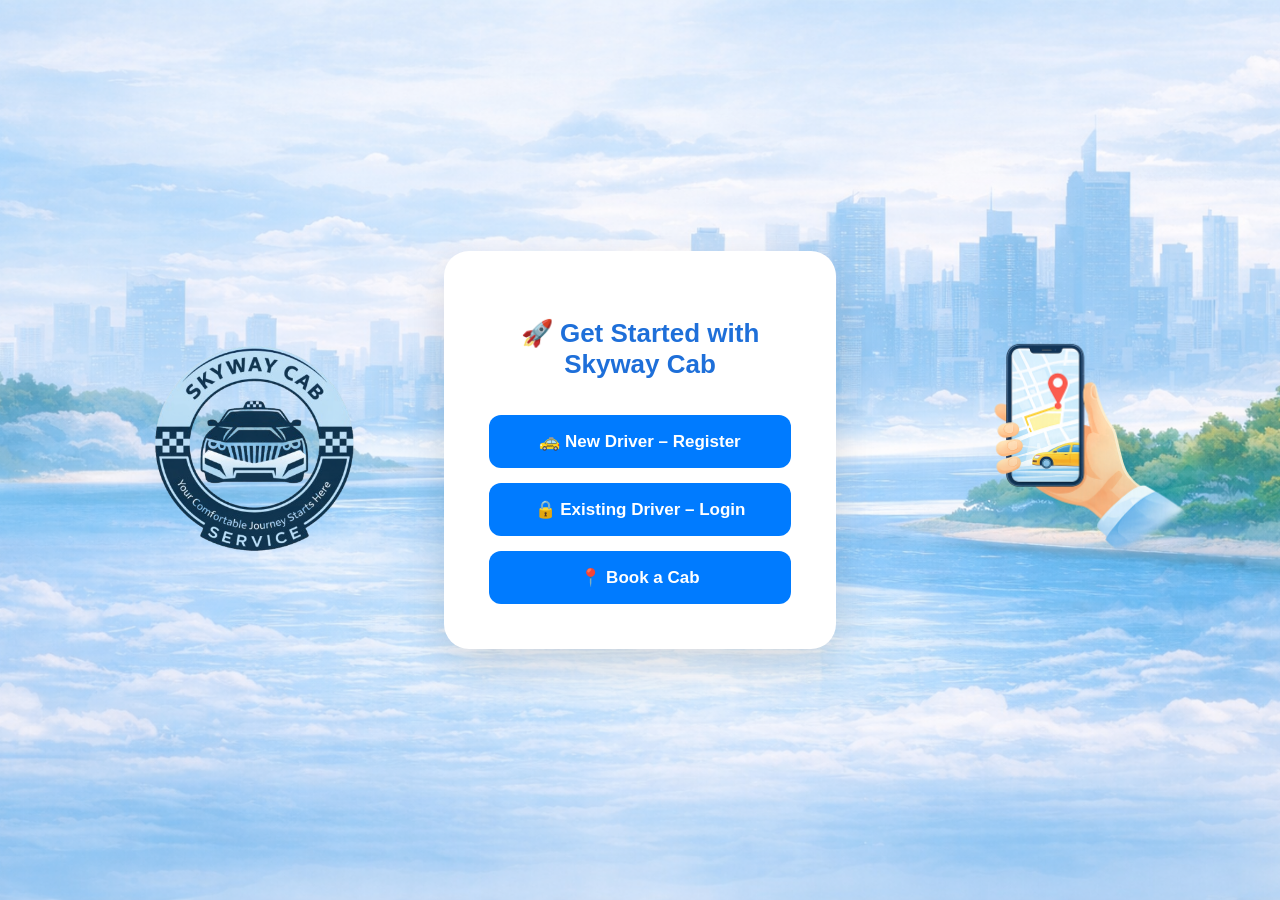
<file: get-started.html>
<!DOCTYPE html>
<html lang="en">
<head>
  <meta charset="UTF-8">
  <title>Get Started - Skyway Cab</title>
  <link rel="stylesheet" href="get-started.css">
</head>
<body>
    <div class="start-wrapper">

        <div class="side left">
            <img src="Logo (2).png" alt="Skyway Logo">
        </div>

        <div class="get-card">
            <h2>🚀 Get Started with Skyway Cab</h2>

            <div class="btn-group">
                <button onclick="window.location.href='driver-reg.html'">
                    🚕 New Driver – Register
                </button>
                
                <button onclick="window.location.href='driver-login.html'">
                    🔒 Existing Driver – Login
                </button>

                <button class="primary-btn" onclick="window.location.href='booking.html'">
                    📍 Book a Cab
                </button>
            </div>
        </div>

        <div class="side right">
            <img src="hero hand.png" alt="App Preview">
        </div>

    </div>
</body>
</html>
</file>
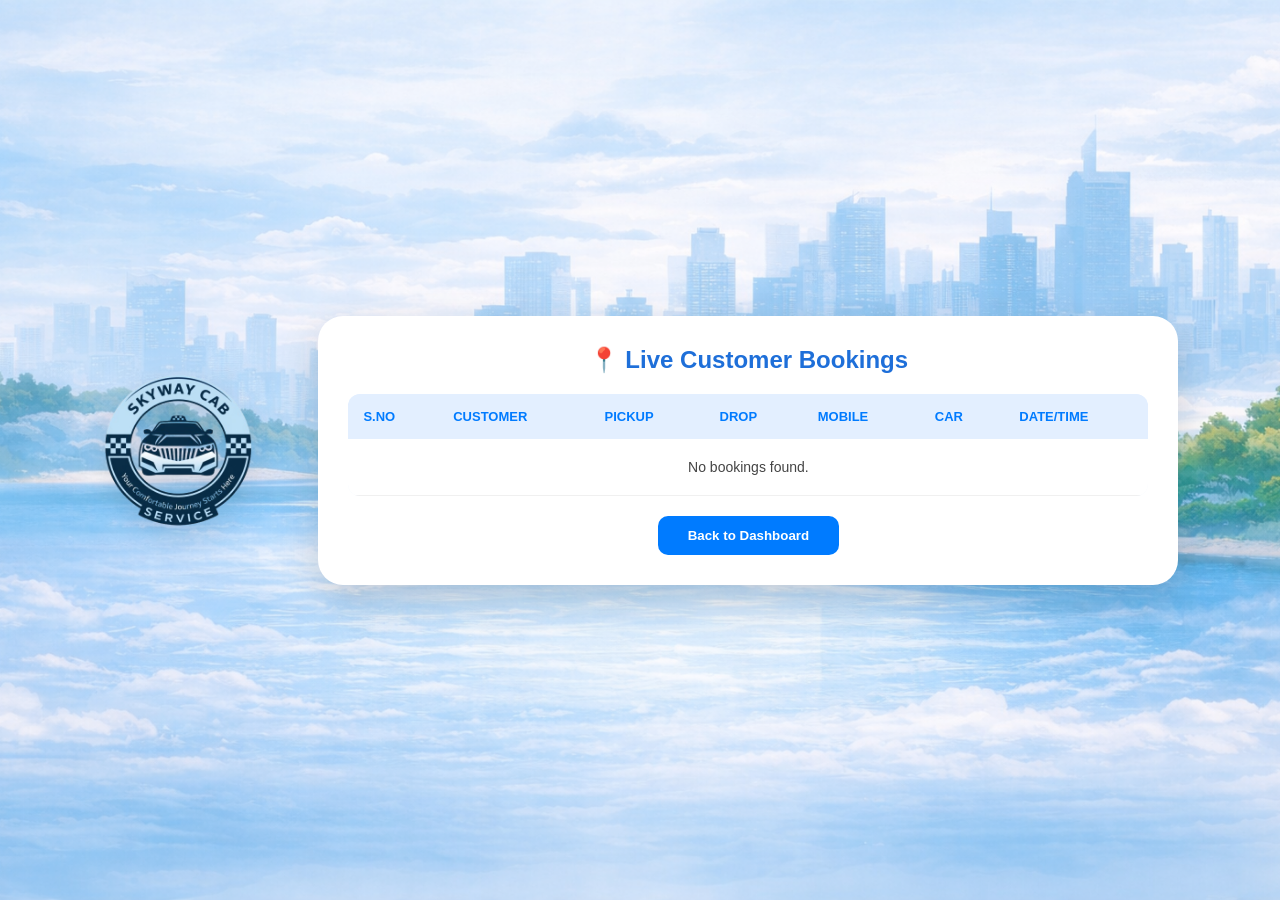
<file: live-bookings.html>
<!DOCTYPE html>
<html lang="en">
<head>
    <meta charset="UTF-8">
    <meta name="viewport" content="width=device-width, initial-scale=1.0">
    <title>Live Bookings - Skyway Cab</title>
    <link rel="stylesheet" href="live-bookings.css">
</head>
<body>
    <div class="page-wrapper">
        
        <div class="side-panel">
            <img src="Logo (2).png" alt="Skyway Logo" class="side-img">
        </div>

        <div class="main-content">
            <div class="list-card">
                <h2>📍 Live Customer Bookings</h2>
                
                <div class="table-container">
                    <table>
                        <thead>
                            <tr>
                                <th>S.NO</th>
                                <th>Customer</th>
                                <th>Pickup</th>
                                <th>Drop</th>
                                <th>Mobile</th>
                                <th>Car</th>
                                <th>Date/Time</th>
                            </tr>
                        </thead>
                        <tbody id="bookingTableBody">
                            </tbody>
                    </table>
                </div>
                
                <button class="back-btn" onclick="location.href='admin.html'">Back to Dashboard</button>
            </div>
        </div>

        <div class="side-panel">
            <img src="hero hand.png" alt="App Preview" class="side-img">
        </div>

    </div>

    <script>
        window.onload = () => {
            // LocalStorage-la irundhu bookings data-va edukkurom
            const bookings = JSON.parse(localStorage.getItem('skyway_bookings')) || [];
            const tbody = document.getElementById('bookingTableBody');
            
            if(bookings.length > 0) {
                tbody.innerHTML = ""; 
                bookings.forEach((data, index) => {
                    let row = `<tr>
                        <td>${index + 1}</td>
                        <td>${data.name}</td>
                        <td>${data.pickup}</td>
                        <td>${data.drop}</td>
                        <td>${data.phone}</td>
                        <td>${data.carType}</td>
                        <td>${data.date} | ${data.time}</td>
                    </tr>`;
                    tbody.innerHTML += row;
                });
            } else {
                tbody.innerHTML = "<tr><td colspan='7' style='text-align:center; padding:20px;'>No bookings found.</td></tr>";
            }
        }
    </script>
</body>
</html>
</file>
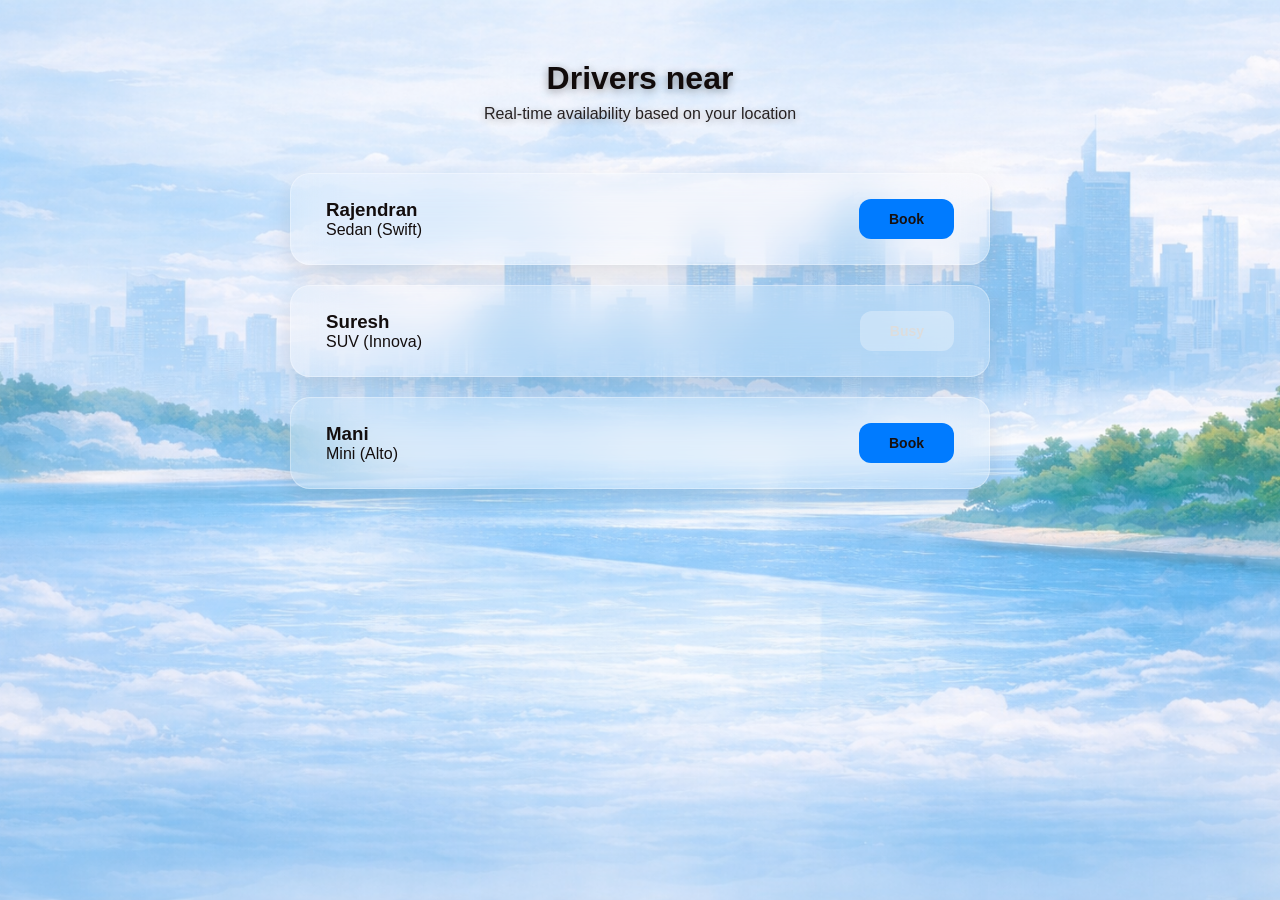
<file: search-drivers.html>
<!DOCTYPE html>
<html lang="en">
<head>
    <meta charset="UTF-8">
    <meta name="viewport" content="width=device-width, initial-scale=1.0">
    <title>Searching for Drivers - Skyway</title>
    <link rel="stylesheet" href="search-drivers.css">
</head>
<body>
    <div class="header-box">
        <h1 id="locationDisplay">Searching for Drivers...</h1>
        <p>Real-time availability based on your location</p>
    </div>
    <div id="driversList" class="drivers-container"></div>

    <script>
        const driverData = [
            { name: "Rajendran", city: "Namakkal", car: "Sedan (Swift)", status: "Free" },
            { name: "Suresh", city: "Namakkal", car: "SUV (Innova)", status: "Active" },
            { name: "Mani", city: "Karur", car: "Mini (Alto)", status: "Free" }
        ];

        window.onload = () => {
            const bookings = JSON.parse(localStorage.getItem('skyway_bookings')) || [];
            const lastBooking = bookings[bookings.length - 1];
            const userCity = lastBooking ? lastBooking.from : "";
            document.getElementById('locationDisplay').innerText = `Drivers near ${userCity}`;

            const listDiv = document.getElementById('driversList');
            const filtered = driverData.filter(d => d.city.toLowerCase().includes(userCity.toLowerCase()));

            if (filtered.length === 0) {
                listDiv.innerHTML = "<p style='color:white;'>No drivers found.</p>";
                return;
            }

            filtered.forEach(driver => {
                const isBusy = driver.status === "Active";
                listDiv.innerHTML += `
                    <div class="driver-card">
                        <div>
                            <h3>${driver.name}</h3>
                            <p>${driver.car}</p>
                        </div>
                        <button class="book-btn" ${isBusy ? 'disabled' : ''} onclick="confirmRide('${driver.name}')">
                            ${isBusy ? 'Busy' : 'Book'}
                        </button>
                    </div>`;
            });
        };
        function confirmRide(name) { alert("Booked with " + name); window.location.href="index.html"; }
    </script>
</body>
</html>
</file>
<file: style.css>
/* Basic Reset */
* {
    margin: 0;
    padding: 0;
    box-sizing: border-box;
    font-family: 'Segoe UI', sans-serif;
}

body {
    background: url("Backgroun logo.png") no-repeat center;
    background-size: cover;
    min-height: 100vh;
}

/* NAV BAR */
.top-bar {
    background: #4490f2;
    padding: 15px 0;
}

.container {
    width: 90%;
    max-width: 1200px;
    margin: auto;
}

.nav {
    display: flex;
    justify-content: space-between;
    align-items: center;
}

.brand {
    display: flex;
    align-items: center;
    gap: 10px;
    color: #fff;
    font-weight: bold;
}

.brand img {
    width: 60px;
    height: auto;
    border-radius: 12px;
}

.nav ul {
    list-style: none;
    display: flex;
    gap: 25px;
    align-items: center;
    color: white;
}

.nav .btn {
    background: #ffcc00;
    padding: 8px 14px;
    border-radius: 6px;
    color: #000;
    font-weight: bold;
    text-decoration: none;
}

/* HERO SECTION */
.hero-container {
    width: 90%;
    max-width: 1200px;
    margin: 40px auto;
    display: grid;
    grid-template-columns: 1fr 1.4fr 1fr;
    align-items: center;
    gap: 40px;
    color: white; /* Visibility fix */
}

.hero-logo img { width: 260px; }
.hero-text h1 { font-size: 42px; line-height: 1.2; margin-bottom: 20px; }
.hero-text p { font-size: 17px; max-width: 480px; }
.hero-app img { width: 400px; }

/* 🌟 CARDS SECTION - CURVED & NEAT */
.cards {
    display: grid;
    grid-template-columns: repeat(3, 1fr);
    gap: 30px;
    margin: -60px auto 50px; /* Overlap effect */
    width: 90%;
    max-width: 1200px;
    position: relative;
    z-index: 10;
}

.card {
    background: white;
    padding: 35px 30px;
    /* Corner Radius Fix: Sharp corners mathiyaachu */
    border-radius: 30px; 
    /* Soft Shadow: For depth and neat look */
    box-shadow: 0 20px 40px rgba(0, 0, 0, 0.12);
    text-align: left;
    transition: transform 0.3s ease, box-shadow 0.3s ease;
    border: 1px solid rgba(0, 0, 0, 0.05);
}

.card:hover {
    transform: translateY(-10px);
    box-shadow: 0 25px 50px rgba(0, 0, 0, 0.18);
}

.card h3 {
    color: #1e6fd9; /* */
    margin-bottom: 18px;
    font-size: 22px;
}

.card ul {
    list-style: none;
    line-height: 2;
    margin-bottom: 20px;
}

/* Custom Bullet Points */
.card ul li::before {
    content: "◆";
    color: #1e6fd9;
    margin-right: 10px;
    font-size: 14px;
}

.card-btn {
    width: 100%;
    padding: 12px;
    background: #1e6fd9;
    color: white;
    border: none;
    border-radius: 10px; /* Matching curves */
    cursor: pointer;
    font-weight: bold;
    transition: 0.3s;
}

.card-btn:hover {
    background: #1455a2;
}

/* RESPONSIVE FIX */
@media (max-width: 1024px) {
    .hero-container { grid-template-columns: 1fr; text-align: center; }
    .hero-text p { margin: auto; }
    .cards { grid-template-columns: 1fr; margin-top: 20px; }
}
</file>
<file: about.css>
/* FULL PAGE BACKGROUND */
body {
  margin: 0;
  min-height: 100vh;
  background: url("./Backgroun logo.png") no-repeat center center fixed;
  background-size: cover;
  font-family: 'Segoe UI', Arial, sans-serif;
}

/* MAIN LAYOUT - Space between for center alignment */
.start-wrapper {
  min-height: 100vh;
  display: flex;
  align-items: center;
  justify-content: space-between; /* Images at ends, card in middle */
  padding: 0 5%;
}

/* LEFT & RIGHT IMAGES */
.side img {
  width: 350px; /* Screenshot-la irukura maari size */
  opacity: 0.95;
  filter: drop-shadow(0 10px 20px rgba(0,0,0,0.1));
}

/* CENTER WHITE CARD STYLE */
.about-card {
  background: white;
  padding: 40px;
  width: 100%;
  max-width: 550px; /* Screenshot card size */
  border-radius: 25px;
  box-shadow: 0 15px 35px rgba(0,0,0,0.1);
  text-align: left;
}

/* HEADING */
.about-card h2 {
  color: #1e6fd9;
  font-size: 28px;
  margin-bottom: 30px;
  text-align: center;
}

/* LIST STYLING */
.about-card ul {
  list-style: none;
  padding: 0;
  margin-bottom: 35px;
}

.about-card ul li {
  margin-bottom: 18px;
  font-size: 17px;
  display: flex;
  align-items: center;
  color: #333;
}

/* DIAMOND ICON STYLE */
.about-card ul li span {
  color: #1e6fd9;
  margin-right: 15px;
  font-size: 14px;
}

/* BUTTON STYLE */
.about-card button {
  width: 100%;
  padding: 15px;
  background: #007BFF;
  color: white;
  border: none;
  border-radius: 12px;
  font-size: 18px;
  font-weight: bold;
  cursor: pointer;
  transition: 0.3s ease;
  display: flex;
  align-items: center;
  justify-content: center;
  gap: 10px;
}

.about-card button:hover {
  background: #005fd1;
  transform: translateY(-2px);
  box-shadow: 0 5px 15px rgba(0,123,255,0.3);
}

/* RESPONSIVE - For mobile view */
@media (max-width: 1100px) {
    .side { display: none; } /* Hide side images on small screens */
    .start-wrapper { justify-content: center; }
}
</file>
<file: admin.css>
* {
    margin: 0;
    padding: 0;
    box-sizing: border-box;
    font-family: 'Segoe UI', sans-serif;
}

body {
    min-height: 100vh;
    background: url("Backgroun logo.png") no-repeat center center fixed;
    background-size: cover;
}

.page-container {
    display: flex;
    align-items: center;
    justify-content: space-between;
    height: 100vh;
    padding: 0 5%;
}

.side-panel {
    flex: 1;
    display: flex;
    justify-content: center;
}

.side-logo {
    width: 320px;
    filter: drop-shadow(0 10px 15px rgba(0,0,0,0.1));
}

.main-content {
    flex: 1.5;
    display: flex;
    justify-content: center;
}

/* Card Styling */
.admin-card {
    background: white;
    padding: 40px;
    width: 100%;
    max-width: 500px;
    border-radius: 25px;
    box-shadow: 0 15px 40px rgba(0,0,0,0.15);
    text-align: center;
}

.admin-card h2 {
    color: #1e6fd9;
    margin-bottom: 30px;
}

/* Stats Styling */
.stats-container {
    background: #f0f6ff;
    padding: 20px;
    border-radius: 15px;
    margin-bottom: 30px;
    border-left: 5px solid #007BFF;
}

.stat-item {
    display: flex;
    flex-direction: column;
}

.stat-label {
    font-size: 14px;
    color: #555;
    font-weight: 600;
}

.stat-value {
    font-size: 32px;
    color: #007BFF;
    font-weight: bold;
}

/* Action Buttons */
.action-list {
    display: flex;
    flex-direction: column;
    gap: 15px;
}

.dash-btn {
    width: 100%;
    padding: 15px;
    border: 1px solid #ddd;
    border-radius: 12px;
    background: #fff;
    font-size: 16px;
    font-weight: 600;
    cursor: pointer;
    display: flex;
    align-items: center;
    justify-content: center;
    gap: 12px;
    transition: 0.3s;
}

.dash-btn span { font-size: 20px; }

.dash-btn:hover {
    background: #f8f9fa;
    border-color: #007BFF;
    color: #007BFF;
    transform: translateY(-2px);
}

.offline-btn {
    background: #28a745;
    color: white;
    border: none;
}

.offline-btn:hover {
    background: #218838;
    color: white;
}

.footer-text {
    margin-top: 30px;
    font-size: 12px;
    color: #999;
}

/* Responsive */
@media (max-width: 1000px) {
    .side-panel { display: none; }
    .page-container { justify-content: center; }
}
</file>
<file: booking.css>
* {
    margin: 0;
    padding: 0;
    box-sizing: border-box;
    font-family: 'Segoe UI', sans-serif;
}

body {
    min-height: 100vh;
    background: url("Backgroun logo.png") no-repeat center center fixed; /* */
    background-size: cover;
    overflow: hidden;
}

/* Flex layout to keep items in one row */
.page-wrapper {
    display: flex;
    align-items: center;
    justify-content: space-between; /* Spreads elements across the screen */
    height: 100vh;
    padding: 0 5%;
}

.side-panel {
    flex: 1;
    display: flex;
    justify-content: center;
}

.side-logo {
    width: 300px; /* Adjusted size to match screenshots */
    filter: drop-shadow(0 10px 15px rgba(0,0,0,0.1));
}

.card-container {
    flex: 1.5;
    display: flex;
    justify-content: center;
}

/* Glassy Card */
.booking-card {
    background: rgba(255, 255, 255, 0.95);
    padding: 30px 40px;
    border-radius: 25px;
    box-shadow: 0 15px 40px rgba(0,0,0,0.15);
    width: 100%;
    max-width: 450px;
    text-align: center;
}

.booking-card h2 { color: #1e6fd9; margin-bottom: 20px; }

.input-group { text-align: left; margin-bottom: 15px; }
.input-group label { display: block; font-size: 13px; color: #555; margin-bottom: 5px; font-weight: 600; }

input, select {
    width: 100%; padding: 12px; border: 1px solid #ddd; border-radius: 10px;
    outline: none; background: #fdfdfd;
}

.confirm-btn {
    width: 100%; padding: 15px; background: #004a99; color: white;
    border: none; border-radius: 10px; font-weight: bold; cursor: pointer; transition: 0.3s;
}

.confirm-btn:hover { background: #003366; transform: translateY(-2px); }

/* Modal Positioning */
.global-modal-overlay {
    display: none; position: fixed; top: 0; left: 0; width: 100%; height: 100%;
    background: rgba(0, 0, 0, 0.5); backdrop-filter: blur(10px); z-index: 1000;
    align-items: center; justify-content: center;
}

.glass-modal {
    background: rgba(255, 255, 255, 0.2); padding: 40px; border-radius: 30px;
    border: 1px solid rgba(255, 255, 255, 0.3); width: 380px; text-align: center;
}

.glass-btn {
    background: #007BFF; color: white; border: none; padding: 10px 30px;
    border-radius: 10px; cursor: pointer; margin-top: 15px;
}

/* Mobile Responsiveness */
@media (max-width: 1100px) {
    .side-panel { display: none; } /* Hides side images on small screens */
    .page-wrapper { justify-content: center; }
}
</file>
<file: customer-benefits.css>
* {
    margin: 0;
    padding: 0;
    box-sizing: border-box;
    font-family: 'Segoe UI', sans-serif;
}

body {
    min-height: 100vh;
    background: url("Backgroun logo.png") no-repeat center center fixed;
    background-size: cover;
}

/* Layout for three sections */
.page-container {
    display: flex;
    align-items: center;
    justify-content: space-between;
    height: 100vh;
    padding: 0 5%;
}

.side-panel {
    flex: 1;
    display: flex;
    justify-content: center;
}

.side-logo {
    width: 320px;
    filter: drop-shadow(0 10px 15px rgba(0,0,0,0.1));
}

.main-content {
    flex: 1.5;
    display: flex;
    justify-content: center;
}

/* Central Card Styling */
.benefit-card {
    background: white;
    padding: 40px;
    width: 100%;
    max-width: 500px;
    border-radius: 25px;
    box-shadow: 0 15px 40px rgba(0,0,0,0.15);
    text-align: center;
}

.benefit-card h2 {
    color: #1e6fd9;
    margin-bottom: 30px;
    font-size: 24px;
}

/* Green Checkmark List logic */
.benefit-list {
    list-style: none;
    text-align: left;
    margin-bottom: 35px;
}

.benefit-list li {
    position: relative;
    padding-left: 35px;
    margin-bottom: 18px;
    font-size: 17px;
    color: #333;
    line-height: 1.4;
}

/* Green Checkmark Icon from your screenshot */
.benefit-list li::before {
    content: "✅"; 
    position: absolute;
    left: 0;
    font-size: 18px;
}

/* Booking Button */
.book-btn {
    width: 100%;
    padding: 16px;
    background: #007BFF;
    color: white;
    border: none;
    border-radius: 12px;
    font-size: 18px;
    font-weight: bold;
    cursor: pointer;
    transition: 0.3s ease;
}

.book-btn:hover {
    background: #0056b3;
    transform: translateY(-2px);
    box-shadow: 0 5px 15px rgba(0, 123, 255, 0.3);
}

/* Responsive adjustment */
@media (max-width: 1100px) {
    .side-panel { display: none; }
    .page-container { justify-content: center; }
}
</file>
<file: driver-benefits.css>
* {
    margin: 0;
    padding: 0;
    box-sizing: border-box;
    font-family: 'Segoe UI', sans-serif;
}

body {
    min-height: 100vh;
    background: url("Backgroun logo.png") no-repeat center center fixed;
    background-size: cover;
}

.page-container {
    display: flex;
    align-items: center;
    justify-content: space-between;
    height: 100vh;
    padding: 0 5%;
}

.side-panel {
    flex: 1;
    display: flex;
    justify-content: center;
}

.side-logo {
    width: 320px;
    filter: drop-shadow(0 10px 15px rgba(0,0,0,0.1));
}

.main-content {
    flex: 1.5;
    display: flex;
    justify-content: center;
}

.benefit-card {
    background: white;
    padding: 40px;
    width: 100%;
    max-width: 500px;
    border-radius: 25px;
    box-shadow: 0 15px 40px rgba(0,0,0,0.15);
    text-align: center;
}

.benefit-card h2 {
    color: #1e6fd9;
    margin-bottom: 25px;
    font-size: 26px;
}

.benefit-list {
    list-style: none;
    text-align: left;
    margin-bottom: 30px;
}

/* Diamond bullet style from screenshot */
.benefit-list li {
    position: relative;
    padding-left: 30px;
    margin-bottom: 15px;
    font-size: 16px;
    color: #444;
    line-height: 1.4;
}

.benefit-list li::before {
    content: "◆"; 
    position: absolute;
    left: 0;
    color: #007BFF;
    font-weight: bold;
}

.start-btn {
    width: 100%;
    padding: 15px;
    background: #007BFF;
    color: white;
    border: none;
    border-radius: 12px;
    font-size: 18px;
    font-weight: bold;
    cursor: pointer;
    transition: 0.3s;
}

.start-btn:hover {
    background: #0056b3;
    transform: translateY(-2px);
}

@media (max-width: 1000px) {
    .side-panel { display: none; }
    .page-container { justify-content: center; }
}
</file>
<file: driver-dashboard.css>
* {
    margin: 0;
    padding: 0;
    box-sizing: border-box;
    font-family: 'Segoe UI', sans-serif;
}

body {
    min-height: 100vh;
    background: url("Backgroun logo.png") no-repeat center center fixed; /* */
    background-size: cover;
    overflow-x: hidden;
}

/* Navbar */
.navbar {
    display: flex;
    justify-content: space-between;
    align-items: center;
    padding: 15px 5%;
    background: rgba(0, 0, 0, 0.2); /* Darker overlay for better contrast */
    backdrop-filter: blur(15px);
    border-bottom: 1px solid rgba(255, 255, 255, 0.1);
    position: sticky;
    top: 0;
    z-index: 100;
}

.nav-left { display: flex; align-items: center; gap: 30px; }
.nav-logo { height: 45px; }
.nav-link {
    text-decoration: none;
    color: white;
    font-weight: 600;
    border-bottom: 3px solid #007BFF;
    padding-bottom: 5px;
}

.nav-right { display: flex; align-items: center; gap: 15px; }
.driver-name { color: white; font-weight: 500; }
.avatar {
    width: 40px; height: 40px;
    background: #007BFF;
    color: white;
    display: flex; align-items: center; justify-content: center;
    border-radius: 50%; font-weight: bold; border: 2px solid white;
}

/* Dashboard Layout */
.dashboard-container { padding: 40px 5%; }
.header-section { color: white; margin-bottom: 25px; text-shadow: 0 2px 4px rgba(0,0,0,0.3); }

/* Table Glass Effect Fix */
.table-container {
    background: rgba(255, 255, 255, 0.18); /* Increased visibility */
    backdrop-filter: blur(20px);
    border-radius: 20px;
    padding: 25px;
    border: 1px solid rgba(255, 255, 255, 0.25);
    box-shadow: 0 15px 35px rgba(0,0,0,0.2);
}

.booking-table {
    width: 100%;
    border-collapse: collapse;
    color: rgb(16, 14, 14);
}

.booking-table th {
    padding: 18px 15px;
    text-align: left;
    border-bottom: 2px solid rgba(255, 255, 255, 0.3);
    font-size: 14px;
    text-transform: uppercase;
    letter-spacing: 1px;
}

.booking-table td {
    padding: 18px 15px;
    border-bottom: 1px solid rgba(255, 255, 255, 0.1);
    font-size: 15px;
}

.cust-name { font-weight: bold; color: #0e0d0d; }

/* Status Badges */
.status-badge {
    padding: 6px 15px;
    border-radius: 30px;
    font-size: 12px;
    font-weight: bold;
    display: inline-block;
}

.status-badge.need { background: #ffcc00; color: #000; box-shadow: 0 0 10px rgba(255,204,0,0.4); }
.status-badge.booked { background: #28a745; color: white; box-shadow: 0 0 10px rgba(40,167,69,0.4); }

.accept-btn {
    background: #007BFF;
    color: white;
    border: none;
    padding: 10px 20px;
    border-radius: 12px;
    cursor: pointer;
    font-weight: bold;
    transition: 0.3s;
}

.accept-btn:hover:not(.disabled) { background: #0056b3; transform: scale(1.05); }
.accept-btn.disabled { background: rgba(255, 255, 255, 0.3); color: #ddd; cursor: not-allowed; }
</file>
<file: driver-login.css>
/* Basic Reset */
* {
    margin: 0;
    padding: 0;
    box-sizing: border-box;
    font-family: 'Segoe UI', sans-serif;
}

body {
    min-height: 100vh;
    background: url("Backgroun logo.png") no-repeat center center fixed;
    background-size: cover;
}

.page-wrapper {
    display: flex;
    align-items: center;
    justify-content: space-between;
    min-height: 100vh;
    padding: 0 5%;
}

.side-area { flex: 1; display: flex; justify-content: center; }
.side-img { width: 320px; filter: drop-shadow(0 10px 15px rgba(0,0,0,0.1)); }
.card-container { flex: 1.2; display: flex; justify-content: center; }

/* Login Card */
.login-card {
    background: white;
    padding: 45px 40px;
    width: 100%;
    max-width: 420px;
    border-radius: 25px;
    box-shadow: 0 15px 40px rgba(0,0,0,0.15);
    text-align: center;
}

.login-card h2 { color: #1e6fd9; margin-bottom: 30px; font-size: 24px; }
.input-field { margin-bottom: 20px; }
.input-field input {
    width: 100%; padding: 14px 15px; border: 1px solid #ddd;
    border-radius: 12px; font-size: 16px; background: #fafafa; outline: none;
}

.login-btn {
    width: 100%; padding: 15px; background: #007BFF; color: white;
    border: none; border-radius: 12px; font-size: 18px; font-weight: bold;
    cursor: pointer; transition: 0.3s;
}

.login-btn:hover { background: #0056b3; transform: translateY(-2px); }

/* --- MODAL CENTER FIX --- */
.global-modal-overlay {
    display: none; /* Hidden by default */
    position: fixed;
    top: 0; left: 0;
    width: 100%; height: 100%;
    background: rgba(0, 0, 0, 0.6);
    backdrop-filter: blur(8px);
    z-index: 2000;
    justify-content: center; /* Center Horizontal */
    align-items: center; /* Center Vertical */
}

.glass-modal {
    background: rgba(255, 255, 255, 0.25);
    backdrop-filter: blur(20px);
    -webkit-backdrop-filter: blur(20px);
    border-radius: 25px;
    padding: 40px;
    width: 90%;
    max-width: 380px;
    text-align: center;
    border: 1px solid rgba(255, 255, 255, 0.3);
    box-shadow: 0 15px 35px rgba(0,0,0,0.2);
    color: white;
    animation: popIn 0.3s ease-out;
}

.glass-btn {
    background: #007BFF; color: white; border: none;
    padding: 12px 40px; border-radius: 12px; font-weight: bold;
    cursor: pointer; font-size: 16px; margin-top: 20px; width: 100%;
}

@keyframes popIn {
    from { transform: scale(0.8); opacity: 0; }
    to { transform: scale(1); opacity: 1; }
}

@media (max-width: 1000px) {
    .side-area { display: none; }
    .page-wrapper { justify-content: center; }
}
</file>
<file: driver-reg.css>
/* Basic Reset */
* {
    margin: 0;
    padding: 0;
    box-sizing: border-box;
    font-family: 'Segoe UI', sans-serif;
}

body {
    min-height: 100vh;
    background: url("Backgroun logo.png") no-repeat center center fixed; /* */
    background-size: cover;
    overflow: hidden;
}

/* Page Layout */
.page-wrapper {
    display: flex;
    align-items: center;
    justify-content: space-between;
    height: 100vh;
    padding: 0 5%;
}

.side-panel {
    flex: 1;
    display: flex;
    justify-content: center;
}

.side-img {
    width: 320px;
    filter: drop-shadow(0 10px 15px rgba(0,0,0,0.1));
}

.card-container {
    flex: 1.5;
    display: flex;
    justify-content: center;
}

/* Registration Card */
.reg-card {
    background: white;
    padding: 30px 40px;
    width: 100%;
    max-width: 480px;
    border-radius: 25px;
    box-shadow: 0 15px 40px rgba(0,0,0,0.15);
    text-align: center;
}

.reg-card h2 {
    color: #1e6fd9;
    margin-bottom: 20px;
}

.input-group {
    text-align: left;
    margin-bottom: 12px;
}

.input-group label {
    display: block;
    font-size: 13px;
    color: #555;
    margin-bottom: 4px;
    font-weight: 600;
}

input, select {
    width: 100%;
    padding: 12px;
    border: 1px solid #ddd;
    border-radius: 10px;
    font-size: 14px;
    outline: none;
    background: #fdfdfd;
}

.register-btn {
    width: 100%;
    padding: 14px;
    background: #007BFF; /* Skyway Blue */
    color: white;
    border: none;
    border-radius: 10px;
    font-size: 16px;
    font-weight: bold;
    cursor: pointer;
    margin-top: 10px;
    transition: 0.3s;
}

.register-btn:hover {
    background: #0056b3;
    transform: translateY(-2px);
}

/* 🏆 CENTER GLASS MODAL STYLING */
.global-modal-overlay {
    display: none; 
    position: fixed;
    top: 0;
    left: 0;
    width: 100%;
    height: 100%;
    background: rgba(0, 0, 0, 0.4); 
    backdrop-filter: blur(12px); /* Glass effect */
    z-index: 9999;
    align-items: center; /* Vertical Center */
    justify-content: center; /* Horizontal Center */
}

.glass-modal {
    background: rgba(255, 255, 255, 0.2);
    padding: 40px;
    width: 90%;
    max-width: 400px;
    border-radius: 30px;
    text-align: center;
    border: 1px solid rgba(255, 255, 255, 0.3);
    box-shadow: 0 25px 50px rgba(0,0,0,0.2);
    animation: popCenter 0.4s cubic-bezier(0.175, 0.885, 0.32, 1.275);
}

@keyframes popCenter {
    from { transform: scale(0.8); opacity: 0; }
    to { transform: scale(1); opacity: 1; }
}

.modal-emoji { font-size: 60px; margin-bottom: 10px; }
.glass-modal h3 { color: white; margin-bottom: 10px; font-size: 24px; }
.glass-modal p { color: rgba(255, 255, 255, 0.9); margin-bottom: 25px; }

.glass-btn {
    background: #007BFF;
    color: white;
    border: none;
    padding: 12px 40px;
    border-radius: 12px;
    font-weight: bold;
    cursor: pointer;
    transition: 0.3s;
}

.glass-btn:hover {
    transform: scale(1.05);
    background: #0056b3;
}

@media (max-width: 1100px) {
    .side-panel { display: none; }
    .page-wrapper { justify-content: center; }
}
</file>
<file: drivers-list.css>
* {
    margin: 0;
    padding: 0;
    box-sizing: border-box;
    font-family: 'Segoe UI', sans-serif;
}

body {
    min-height: 100vh;
    background: url("Backgroun logo.png") no-repeat center center fixed;
    background-size: cover;
}

.page-wrapper {
    display: flex;
    align-items: center;
    justify-content: space-between;
    height: 100vh;
    padding: 0 5%;
}

.side-panel {
    flex: 1;
    display: flex;
    justify-content: center;
}

.side-img {
    width: 300px;
}

.card-container {
    flex: 2;
    display: flex;
    justify-content: center;
}

/* Central Card Style Cite: image_e44067.jpg */
.list-card {
    background: white;
    padding: 30px;
    width: 100%;
    max-width: 850px;
    border-radius: 20px;
    box-shadow: 0 10px 30px rgba(0,0,0,0.1);
    text-align: center;
}

.list-card h2 {
    color: #1e6fd9;
    margin-bottom: 20px;
}

/* Table Design Fix Cite: image_e44067.jpg */
.table-container {
    background: #f1f7ff; /* Light blue header area */
    border-radius: 12px;
    overflow: hidden;
    margin-bottom: 20px;
}

table {
    width: 100%;
    border-collapse: collapse;
}

thead {
    background-color: #e3efff;
}

th {
    padding: 15px;
    color: #007BFF;
    font-size: 14px;
    text-align: left;
    border-bottom: 2px solid #fff;
}

td {
    padding: 15px;
    background: white;
    border-bottom: 1px solid #f0f0f0;
    font-size: 14px;
    color: #444;
    text-align: left;
}

.status-active {
    color: #28a745;
    font-weight: bold;
}

.back-btn {
    padding: 12px 25px;
    background: #007BFF;
    color: white;
    border: none;
    border-radius: 8px;
    cursor: pointer;
    font-weight: bold;
}

.back-btn:hover {
    background: #0056b3;
}

@media (max-width: 1000px) {
    .side-panel { display: none; }
}
</file>
<file: get-started.css>
/* FULL PAGE BACKGROUND */
body {
  margin: 0;
  min-height: 100vh;
  background: url("./Backgroun logo.png") no-repeat center center fixed;
  background-size: cover;
  font-family: 'Segoe UI', Arial, sans-serif;
}

/* MAIN LAYOUT */
.start-wrapper {
  min-height: 100vh;
  display: flex;
  align-items: center;
  justify-content: space-between; /* Card center-la irukka image-ah orathula thallum */
  padding: 0 5%;
}

/* SIDE IMAGES */
.side img {
  width: 380px;
  opacity: 0.95;
}

/* CENTER GLASS CARD STYLE */
.get-card {
  background: white;
  padding: 45px;
  width: 100%;
  max-width: 500px; /* Screenshot card width */
  border-radius: 25px;
  box-shadow: 0 15px 40px rgba(0,0,0,0.12);
  text-align: center;
  transition: 0.3s;
}

/* HEADING */
.get-card h2 {
  color: #1e6fd9;
  font-size: 26px;
  margin-bottom: 35px;
}

/* BUTTONS GROUP */
.btn-group {
  display: flex;
  flex-direction: column;
  gap: 15px;
}

/* INDIVIDUAL BUTTON STYLE */
.get-card button {
  width: 100%;
  padding: 16px;
  background: #007BFF;
  color: white;
  border: none;
  border-radius: 12px;
  font-size: 17px;
  font-weight: 600;
  cursor: pointer;
  transition: 0.3s ease;
}

/* PRIMARY HIGHLIGHT (Book a Cab) */
.get-card .primary-btn {
  background: #007bff; /* Screenshot-la ellame blue color-la irukkum */
}

/* HOVER EFFECT */
.get-card button:hover {
  background: #0056b3;
  transform: translateY(-2px);
  box-shadow: 0 8px 15px rgba(0,123,255,0.25);
}

/* RESPONSIVE */
@media (max-width: 1100px) {
    .side { display: none; } /* Mobile-la images hidden aagum */
    .start-wrapper { justify-content: center; }
}
</file>
<file: live-bookings.css>
* {
    margin: 0;
    padding: 0;
    box-sizing: border-box;
    font-family: 'Segoe UI', sans-serif;
}

body {
    min-height: 100vh;
    background: url("Backgroun logo.png") no-repeat center center fixed;
    background-size: cover;
}

.page-wrapper {
    display: flex;
    align-items: center;
    justify-content: space-between;
    height: 100vh;
    padding: 0 3%;
}

.side-panel {
    flex: 0.8;
    display: flex;
    justify-content: center;
}

.side-img {
    width: 280px;
    filter: drop-shadow(0 10px 15px rgba(0,0,0,0.1));
}

.main-content {
    flex: 2.5;
    display: flex;
    justify-content: center;
}

.list-card {
    background: white;
    padding: 30px;
    width: 100%;
    max-width: 950px; /* Wider card for more columns */
    border-radius: 25px;
    box-shadow: 0 15px 40px rgba(0,0,0,0.15);
    text-align: center;
}

.list-card h2 {
    color: #1e6fd9;
    margin-bottom: 20px;
}

.table-container {
    background: #f1f7ff;
    border-radius: 12px;
    overflow-x: auto; /* Horizontal scroll if table is wide */
    margin-bottom: 20px;
}

table {
    width: 100%;
    border-collapse: collapse;
    min-width: 800px;
}

th {
    padding: 15px;
    background: #e3efff;
    color: #007BFF;
    text-align: left;
    font-size: 13px;
    text-transform: uppercase;
}

td {
    padding: 15px;
    background: white;
    border-bottom: 1px solid #f0f0f0;
    font-size: 14px;
    color: #444;
    text-align: left;
}

.back-btn {
    padding: 12px 30px;
    background: #007BFF;
    color: white;
    border: none;
    border-radius: 10px;
    font-weight: bold;
    cursor: pointer;
    transition: 0.3s;
}

.back-btn:hover {
    background: #0056b3;
    transform: translateY(-2px);
}

@media (max-width: 1200px) {
    .side-panel { display: none; }
}
</file>
<file: search-drivers.css>
* {
    margin: 0;
    padding: 0;
    box-sizing: border-box;
    font-family: 'Segoe UI', Tahoma, Geneva, Verdana, sans-serif;
}

body {
    min-height: 100vh;
    background: url("Backgroun logo.png") no-repeat center center fixed; /* */
    background-size: cover;
    display: flex;
    flex-direction: column;
    align-items: center;
    padding: 60px 20px;
}

.header-box {
    color: rgb(17, 11, 11);
    text-align: center;
    margin-bottom: 50px;
    text-shadow: 0 2px 8px rgba(0,0,0,0.4);
}

.header-box h1 {
    font-size: 32px;
    margin-bottom: 8px;
    font-weight: 700;
}

.header-box p {
    font-size: 16px;
    opacity: 0.9;
}

.drivers-container {
    display: flex;
    flex-direction: column;
    gap: 20px;
    width: 100%;
    max-width: 700px; /* Card size limit */
    align-items: center;
}

/* Glass Card Style */
.driver-card {
    background: rgba(255, 255, 255, 0.2);
    backdrop-filter: blur(20px);
    -webkit-backdrop-filter: blur(20px);
    border-radius: 20px;
    padding: 25px 35px;
    border: 1px solid rgba(255, 255, 255, 0.3);
    color: rgb(20, 14, 14);
    display: flex;
    justify-content: space-between; /* To push details left and button right */
    align-items: center;
    width: 100%;
    box-shadow: 0 10px 25px rgba(0,0,0,0.1);
    transition: transform 0.3s ease;
}

.driver-card:hover {
    transform: translateY(-3px);
    background: rgba(255, 255, 255, 0.25);
}

/* Details on the Left */
.info h3 {
    font-size: 24px;
    margin-bottom: 4px;
    font-weight: bold;
}

.info p {
    font-size: 15px;
    opacity: 0.95;
    margin: 2px 0;
}

/* Button on the Right */
.action {
    display: flex;
    flex-direction: column;
    align-items: flex-end; /* Align elements to the right edge */
    gap: 10px;
}

.status-tag {
    display: inline-block;
    padding: 5px 12px;
    border-radius: 15px;
    font-size: 11px;
    font-weight: bold;
    text-transform: uppercase;
    text-align: center;
}

.status-tag.free {
    background: #28a745; /* */
    color: rgb(19, 15, 15);
}

.status-tag.busy {
    background: #ff4d4d;
    color: rgb(31, 22, 22);
}

/* Fix: Making the button smaller and neat */
.book-btn {
    background: #007BFF; /* */
    color: rgb(22, 16, 16);
    border: none;
    padding: 12px 30px; /* Smaller padding */
    border-radius: 12px;
    cursor: pointer;
    font-weight: bold;
    font-size: 14px;
    transition: background 0.3s ease;
    width: auto; /* Fix: Button won't stretch full width */
}

.book-btn:hover:not(:disabled) {
    background: #0056b3;
}

.book-btn:disabled {
    background: rgba(255, 255, 255, 0.3);
    color: #ddd;
    cursor: not-allowed;
}

/* No driver message */
.no-driver {
    color: rgb(12, 8, 8);
    background: rgba(255, 255, 255, 0.1);
    padding: 20px;
    border-radius: 15px;
    text-align: center;
    width: 100%;
}
</file>
